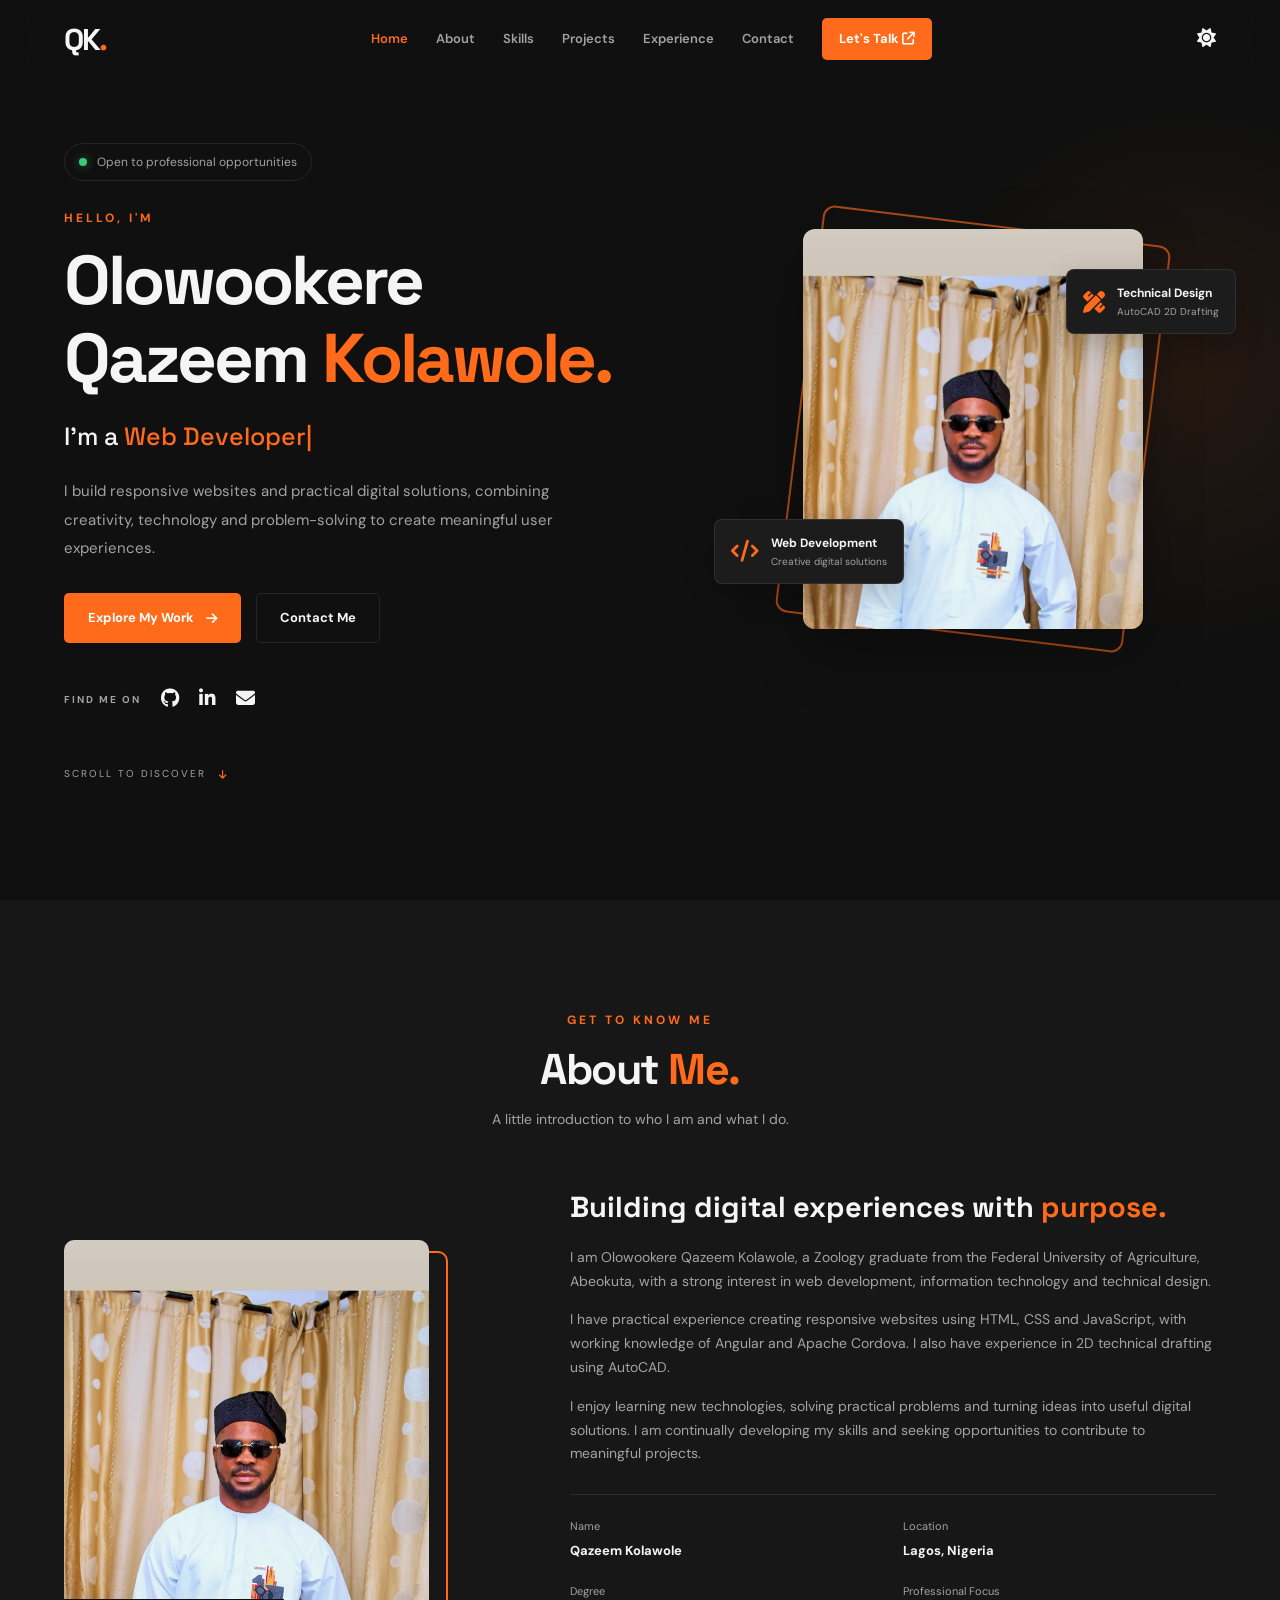
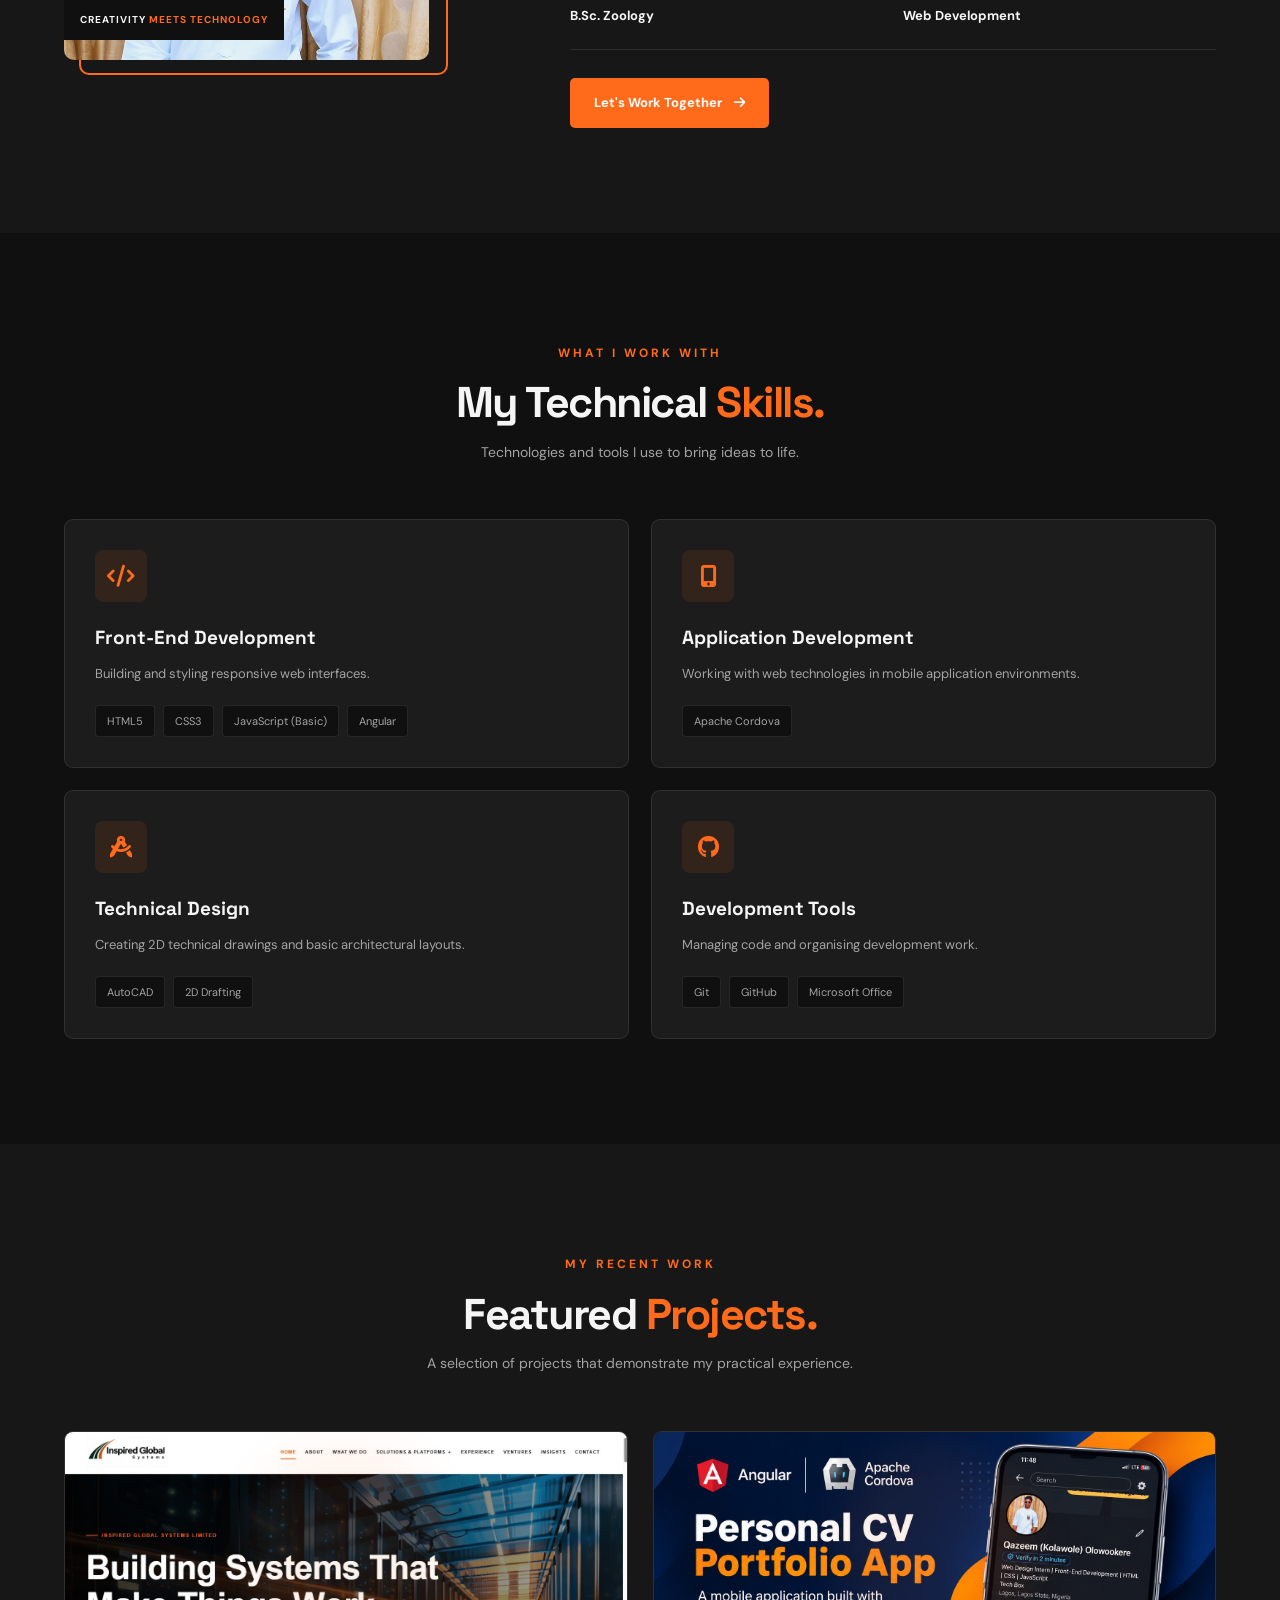
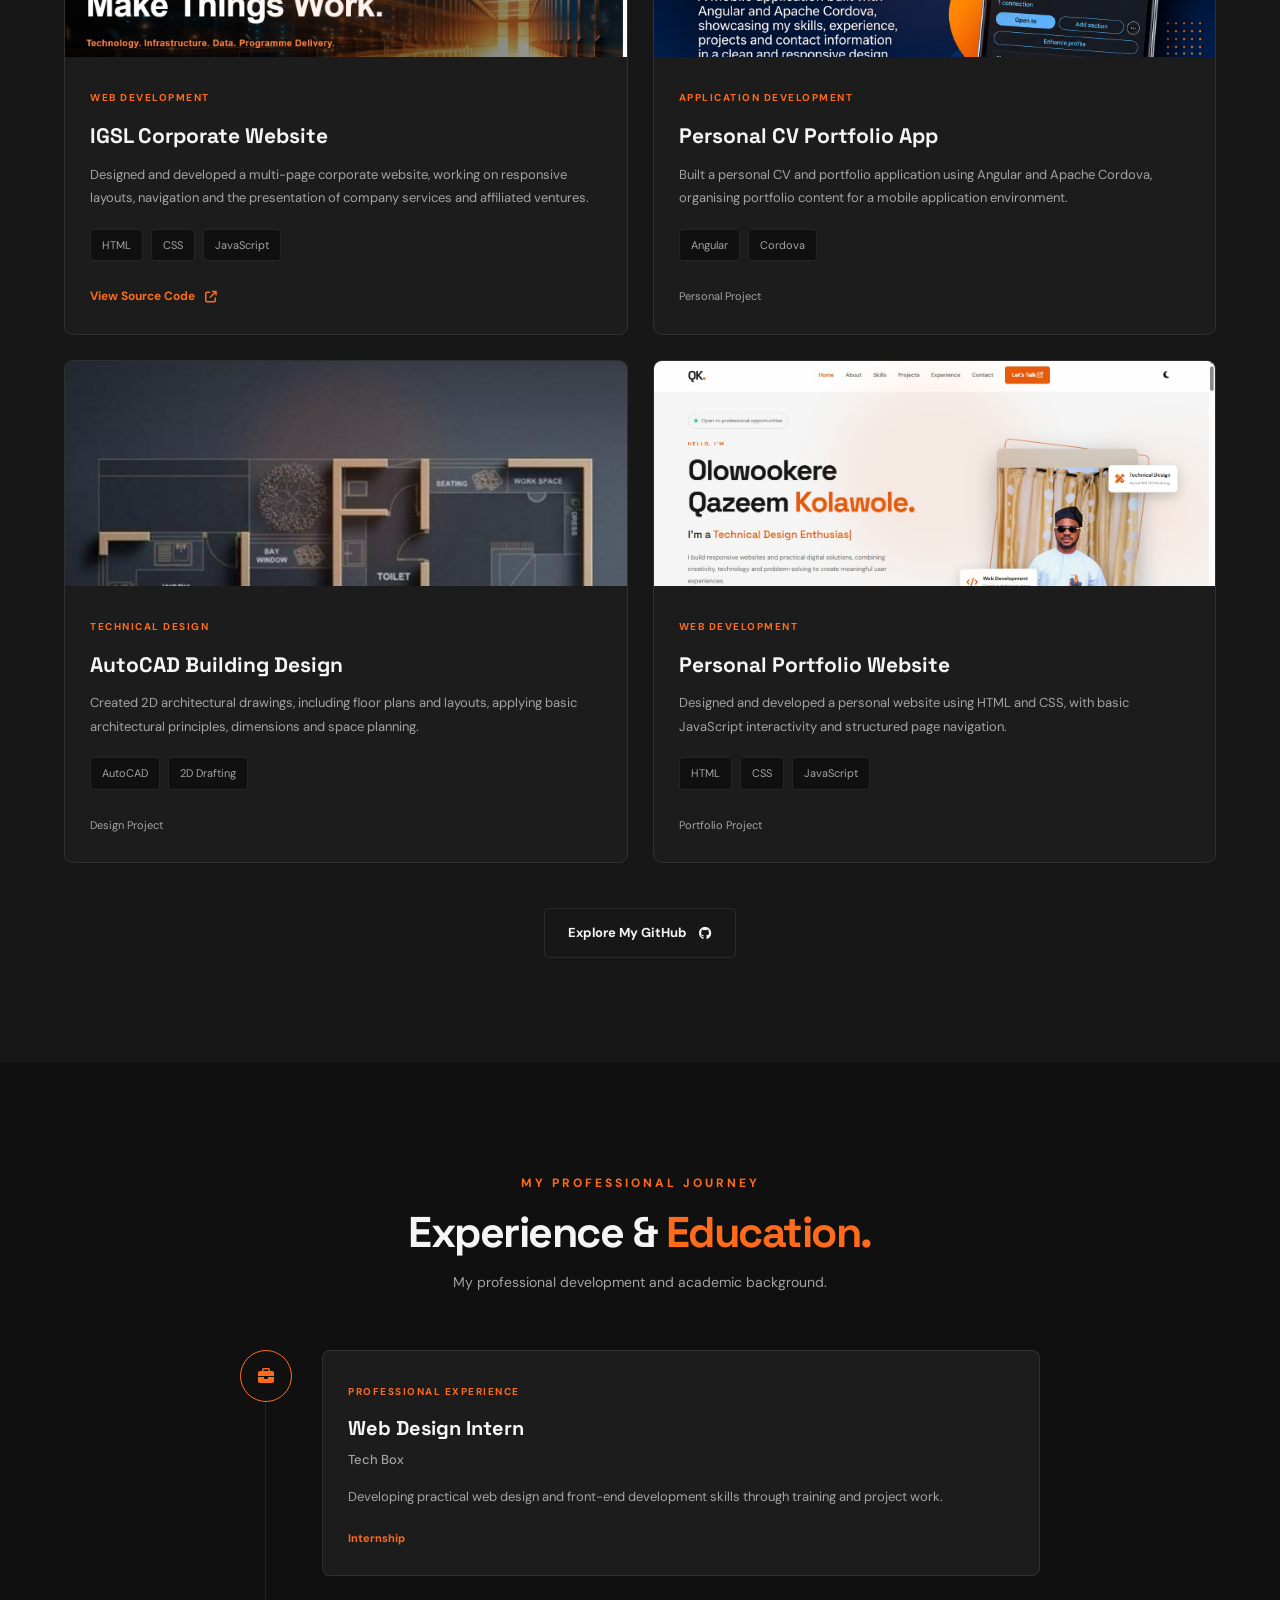
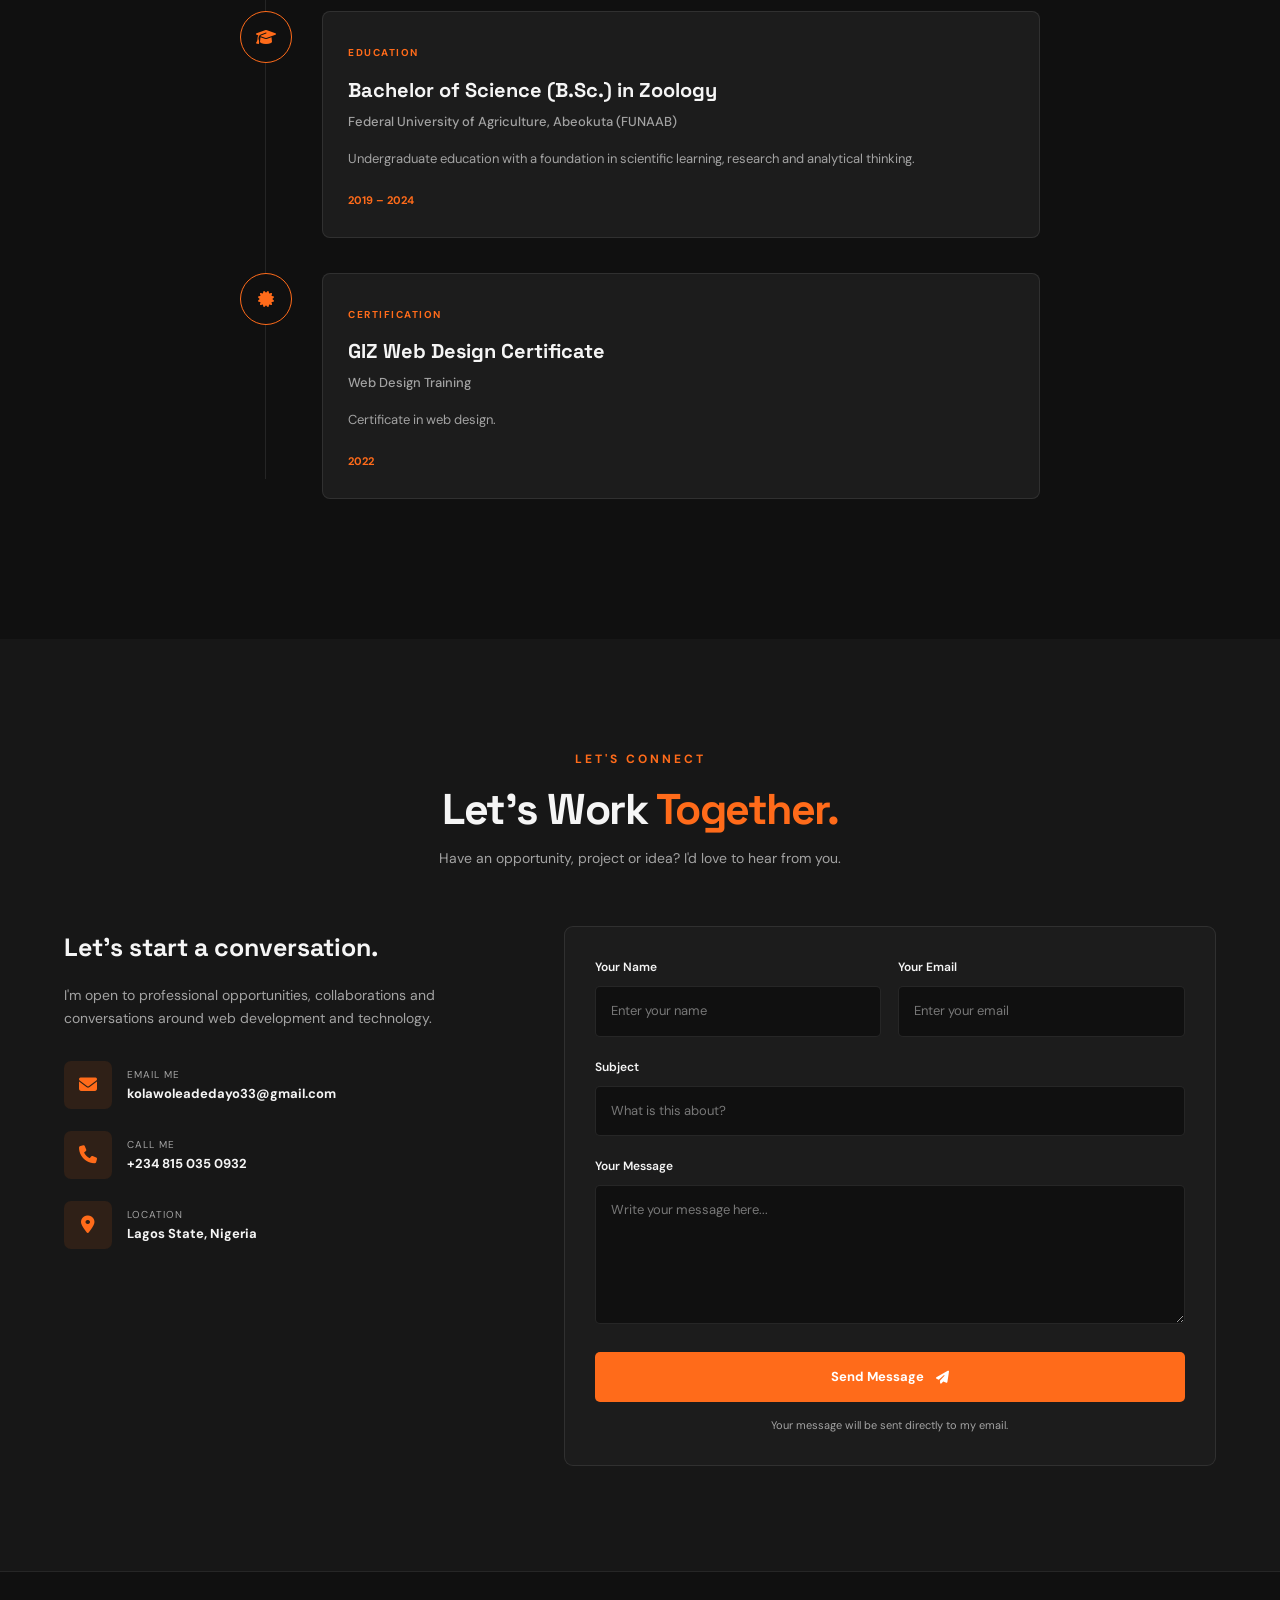
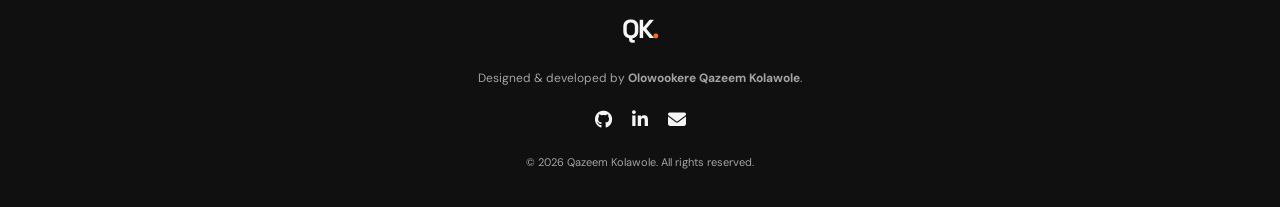
<file: index.html>
<!DOCTYPE html>
<html lang="en">
<head>
    <meta charset="UTF-8">
    <meta name="viewport" content="width=device-width, initial-scale=1.0">

    <meta name="description" content="Official portfolio of Olowookere Qazeem Kolawole, Web Developer and Technical Design enthusiast.">
    <meta name="author" content="Olowookere Qazeem Kolawole">
    <meta name="theme-color" content="#101010">

    <title>Qazeem Kolawole | Web Developer & Technical Design</title>

    <!-- Google Fonts -->
    <link rel="preconnect" href="https://fonts.googleapis.com">
    <link rel="preconnect" href="https://fonts.gstatic.com" crossorigin>
    <link href="https://fonts.googleapis.com/css2?family=DM+Sans:wght@400;500;600;700&family=Space+Grotesk:wght@400;500;600;700&display=swap" rel="stylesheet">

    <!-- Font Awesome Icons -->
    <link rel="stylesheet" href="https://cdnjs.cloudflare.com/ajax/libs/font-awesome/6.7.2/css/all.min.css">

    <!-- Main CSS -->
    <link rel="stylesheet" href="style.css">
</head>

<body>

    <!-- Page Loader -->
    <div class="loader" id="loader">
        <div class="loader-content">
            <span>QK<span class="orange">.</span></span>
            <div class="loader-line"></div>
        </div>
    </div>

    <!-- Header / Navigation -->
    <header class="header" id="header">
        <nav class="navbar container">

            <a href="#home" class="logo">
                QK<span>.</span>
            </a>

            <div class="nav-menu" id="navMenu">
                <a href="#home" class="nav-link active">Home</a>
                <a href="#about" class="nav-link">About</a>
                <a href="#skills" class="nav-link">Skills</a>
                <a href="#projects" class="nav-link">Projects</a>
                <a href="#experience" class="nav-link">Experience</a>
                <a href="#contact" class="nav-link">Contact</a>

                <a href="https://mail.google.com/mail/?view=cm&fs=1&to=kolawoleadedayo33%40gmail.com"
                   class="nav-contact"
                   target="_blank"
                   rel="noopener noreferrer">
                    Let's Talk <i class="fa-solid fa-arrow-up-right-from-square"></i>
                </a>
            </div>

            <div class="nav-actions">
                <button class="theme-toggle" id="themeToggle" aria-label="Switch colour theme">
                    <i class="fa-solid fa-sun"></i>
                </button>

                <button class="menu-toggle" id="menuToggle"
                    aria-label="Open navigation menu" aria-expanded="false">
                    <i class="fa-solid fa-bars"></i>
                </button>
            </div>

        </nav>
    </header>

    <main>

        <!-- Hero Section -->
        <section class="hero section" id="home">
            <div class="container hero-container">

                <div class="hero-content">

                    <div class="availability">
                        <span class="availability-dot"></span>
                        Open to professional opportunities
                    </div>

                    <p class="hero-intro">HELLO, I'M</p>

                    <h1>
                        Olowookere<br>
                        Qazeem <span class="orange">Kolawole.</span>
                    </h1>

                    <h2 class="hero-role">
                        I'm a <span id="typingText">Web Developer</span><span class="typing-cursor">|</span>
                    </h2>

                    <p class="hero-description">
                        I build responsive websites and practical digital solutions,
                        combining creativity, technology and problem-solving to
                        create meaningful user experiences.
                    </p>

                    <div class="hero-buttons">
                        <a href="#projects" class="btn btn-primary">
                            Explore My Work <i class="fa-solid fa-arrow-right"></i>
                        </a>

                        <a href="#contact" class="btn btn-outline">
                            Contact Me
                        </a>
                    </div>

                    <div class="hero-socials">
                        <span>FIND ME ON</span>

                        <a href="https://github.com/kolawole33"
                           target="_blank" rel="noopener noreferrer"
                           aria-label="GitHub">
                            <i class="fa-brands fa-github"></i>
                        </a>

                        <a href="https://www.linkedin.com/in/qazeem-olowookere-408b03428/"
                           target="_blank" rel="noopener noreferrer"
                           aria-label="LinkedIn">
                            <i class="fa-brands fa-linkedin-in"></i>
                        </a>

                        <a href="https://mail.google.com/mail/?view=cm&fs=1&to=kolawoleadedayo33%40gmail.com"
                           target="_blank" rel="noopener noreferrer"
                           aria-label="Email">
                            <i class="fa-solid fa-envelope"></i>
                        </a>
                    </div>

                </div>

                <div class="hero-image-area">

                    <div class="hero-image-decoration"></div>

                    <div class="hero-image">
                        <img src="images/qazman-profile.jpg"
                             alt="Qazeem's Profile Picture">
                    </div>

                    <div class="floating-card card-one">
                        <i class="fa-solid fa-code"></i>
                        <div>
                            <strong>Web Development</strong>
                            <span>Creative digital solutions</span>
                        </div>
                    </div>

                    <div class="floating-card card-two">
                        <i class="fa-solid fa-pen-ruler"></i>
                        <div>
                            <strong>Technical Design</strong>
                            <span>AutoCAD 2D Drafting</span>
                        </div>
                    </div>

                </div>

            </div>

            <div class="hero-bottom container">
                <span>SCROLL TO DISCOVER</span>
                <i class="fa-solid fa-arrow-down"></i>
            </div>
        </section>

        <!-- About Section -->
        <section class="about section" id="about">
            <div class="container">

                <div class="section-heading">
                    <span class="section-label">GET TO KNOW ME</span>
                    <h2>About <span class="orange">Me.</span></h2>
                    <p>A little introduction to who I am and what I do.</p>
                </div>

                <div class="about-grid">

                    <div class="about-image">
                        <img src="images/qazman-profile.jpg"
                             alt="Qazeem Kolawole portrait">
                        <div class="about-image-caption">
                            <span>CREATIVITY</span>
                            <span class="orange">MEETS TECHNOLOGY</span>
                        </div>
                    </div>

                    <div class="about-content">
                        <h3>
                            Building digital experiences with
                            <span class="orange">purpose.</span>
                        </h3>

                        <p>
                            I am Olowookere Qazeem Kolawole, a Zoology graduate
                            from the Federal University of Agriculture, Abeokuta,
                            with a strong interest in web development, information
                            technology and technical design.
                        </p>

                        <p>
                            I have practical experience creating responsive websites
                            using HTML, CSS and JavaScript, with working knowledge
                            of Angular and Apache Cordova. I also have experience
                            in 2D technical drafting using AutoCAD.
                        </p>

                        <p>
                            I enjoy learning new technologies, solving practical
                            problems and turning ideas into useful digital solutions.
                            I am continually developing my skills and seeking
                            opportunities to contribute to meaningful projects.
                        </p>

                        <div class="about-details">
                            <div>
                                <span>Name</span>
                                <strong>Qazeem Kolawole</strong>
                            </div>

                            <div>
                                <span>Location</span>
                                <strong>Lagos, Nigeria</strong>
                            </div>

                            <div>
                                <span>Degree</span>
                                <strong>B.Sc. Zoology</strong>
                            </div>

                            <div>
                                <span>Professional Focus</span>
                                <strong>Web Development</strong>
                            </div>
                        </div>

                        <a href="#contact" class="btn btn-primary">
                            Let's Work Together
                            <i class="fa-solid fa-arrow-right"></i>
                        </a>
                    </div>

                </div>
            </div>
        </section>

        <!-- Skills Section -->
        <section class="skills section" id="skills">
            <div class="container">

                <div class="section-heading">
                    <span class="section-label">WHAT I WORK WITH</span>
                    <h2>My Technical <span class="orange">Skills.</span></h2>
                    <p>Technologies and tools I use to bring ideas to life.</p>
                </div>

                <div class="skills-grid">

                    <article class="skill-card">
                        <div class="skill-icon">
                            <i class="fa-solid fa-code"></i>
                        </div>
                        <h3>Front-End Development</h3>
                        <p>Building and styling responsive web interfaces.</p>
                        <div class="skill-tags">
                            <span>HTML5</span>
                            <span>CSS3</span>
                            <span>JavaScript (Basic)</span>
                            <span>Angular</span>
                        </div>
                    </article>

                    <article class="skill-card">
                        <div class="skill-icon">
                            <i class="fa-solid fa-mobile-screen-button"></i>
                        </div>
                        <h3>Application Development</h3>
                        <p>Working with web technologies in mobile application environments.</p>
                        <div class="skill-tags">
                            <span>Apache Cordova</span>
                        </div>
                    </article>

                    <article class="skill-card">
                        <div class="skill-icon">
                            <i class="fa-solid fa-compass-drafting"></i>
                        </div>
                        <h3>Technical Design</h3>
                        <p>Creating 2D technical drawings and basic architectural layouts.</p>
                        <div class="skill-tags">
                            <span>AutoCAD</span>
                            <span>2D Drafting</span>
                        </div>
                    </article>

                    <article class="skill-card">
                        <div class="skill-icon">
                            <i class="fa-brands fa-github"></i>
                        </div>
                        <h3>Development Tools</h3>
                        <p>Managing code and organising development work.</p>
                        <div class="skill-tags">
                            <span>Git</span>
                            <span>GitHub</span>
                            <span>Microsoft Office</span>
                        </div>
                    </article>

                </div>

            </div>
        </section>

        <!-- Projects Section -->
        <section class="projects section" id="projects">
            <div class="container">

                <div class="section-heading">
                    <span class="section-label">MY RECENT WORK</span>
                    <h2>Featured <span class="orange">Projects.</span></h2>
                    <p>A selection of projects that demonstrate my practical experience.</p>
                </div>

                <div class="projects-grid">

                    <!-- IGSL Corporate Website -->
                    <article class="project-card">
                        <div class="project-image project-igsl">
                            <img src="images/igsl-project.jpg"
                                 alt="IGSL Corporate Website preview">
                        </div>

                        <div class="project-content">
                            <span class="project-category">WEB DEVELOPMENT</span>
                            <h3>IGSL Corporate Website</h3>
                            <p>
                                Designed and developed a multi-page corporate website,
                                working on responsive layouts, navigation and the
                                presentation of company services and affiliated ventures.
                            </p>

                            <div class="project-tech">
                                <span>HTML</span>
                                <span>CSS</span>
                                <span>JavaScript</span>
                            </div>

                            <a href="https://github.com/kolawole33/IGSL-Website"
                               target="_blank" rel="noopener noreferrer"
                               class="project-link">
                                View Source Code <i class="fa-solid fa-arrow-up-right-from-square"></i>
                            </a>
                        </div>
                    </article>

                    <!-- Personal CV Portfolio App -->
                    <article class="project-card">
                        <div class="project-image project-app">
                            <img src="images/cv-app-project.jpg"
                                 alt="Personal CV Portfolio App preview">
                        </div>

                        <div class="project-content">
                            <span class="project-category">APPLICATION DEVELOPMENT</span>
                            <h3>Personal CV Portfolio App</h3>
                            <p>
                                Built a personal CV and portfolio application using
                                Angular and Apache Cordova, organising portfolio
                                content for a mobile application environment.
                            </p>

                            <div class="project-tech">
                                <span>Angular</span>
                                <span>Cordova</span>
                            </div>

                            <span class="project-status">Personal Project</span>
                        </div>
                    </article>

                    <!-- AutoCAD Building Design -->
                    <article class="project-card">
                        <div class="project-image project-autocad">
                            <img src="images/autocad-building-design.jpg"
                                 alt="AutoCAD 2D building floor plan">
                        </div>

                        <div class="project-content">
                            <span class="project-category">TECHNICAL DESIGN</span>
                            <h3>AutoCAD Building Design</h3>
                            <p>
                                Created 2D architectural drawings, including floor
                                plans and layouts, applying basic architectural
                                principles, dimensions and space planning.
                            </p>

                            <div class="project-tech">
                                <span>AutoCAD</span>
                                <span>2D Drafting</span>
                            </div>

                            <span class="project-status">Design Project</span>
                        </div>
                    </article>

                    <!-- Personal Portfolio Website -->
                    <article class="project-card">
                        <div class="project-image project-portfolio">
                            <img src="images/portfolio-project.jpg"
                                 alt="Personal Portfolio Website preview">
                        </div>

                        <div class="project-content">
                            <span class="project-category">WEB DEVELOPMENT</span>
                            <h3>Personal Portfolio Website</h3>
                            <p>
                                Designed and developed a personal website using
                                HTML and CSS, with basic JavaScript interactivity
                                and structured page navigation.
                            </p>

                            <div class="project-tech">
                                <span>HTML</span>
                                <span>CSS</span>
                                <span>JavaScript</span>
                            </div>

                            <span class="project-status">Portfolio Project</span>
                        </div>
                    </article>

                </div>

                <div class="projects-footer">
                    <a href="https://github.com/kolawole33"
                       target="_blank" rel="noopener noreferrer"
                       class="btn btn-outline">
                        Explore My GitHub
                        <i class="fa-brands fa-github"></i>
                    </a>
                </div>

            </div>
        </section>

        <!-- Experience Section -->
        <section class="experience section" id="experience">
            <div class="container">

                <div class="section-heading">
                    <span class="section-label">MY PROFESSIONAL JOURNEY</span>
                    <h2>Experience & <span class="orange">Education.</span></h2>
                    <p>My professional development and academic background.</p>
                </div>

                <div class="timeline">

                    <article class="timeline-item">
                        <div class="timeline-icon">
                            <i class="fa-solid fa-briefcase"></i>
                        </div>
                        <div class="timeline-content">
                            <span class="timeline-type">PROFESSIONAL EXPERIENCE</span>
                            <h3>Web Design Intern</h3>
                            <h4>Tech Box</h4>
                            <p>
                                Developing practical web design and front-end
                                development skills through training and project work.
                            </p>
                            <span class="timeline-date">Internship</span>
                        </div>
                    </article>

                    <article class="timeline-item">
                        <div class="timeline-icon">
                            <i class="fa-solid fa-graduation-cap"></i>
                        </div>
                        <div class="timeline-content">
                            <span class="timeline-type">EDUCATION</span>
                            <h3>Bachelor of Science (B.Sc.) in Zoology</h3>
                            <h4>Federal University of Agriculture, Abeokuta (FUNAAB)</h4>
                            <p>
                                Undergraduate education with a foundation in
                                scientific learning, research and analytical thinking.
                            </p>
                            <span class="timeline-date">2019 – 2024</span>
                        </div>
                    </article>

                    <article class="timeline-item">
                        <div class="timeline-icon">
                            <i class="fa-solid fa-certificate"></i>
                        </div>
                        <div class="timeline-content">
                            <span class="timeline-type">CERTIFICATION</span>
                            <h3>GIZ Web Design Certificate</h3>
                            <h4>Web Design Training</h4>
                            <p>
                                Certificate in web design.
                            </p>
                            <span class="timeline-date">2022</span>
                        </div>
                    </article>

                </div>

            </div>
        </section>

        <!-- Contact Section -->
        <section class="contact section" id="contact">
            <div class="container">

                <div class="section-heading">
                    <span class="section-label">LET'S CONNECT</span>
                    <h2>Let's Work <span class="orange">Together.</span></h2>
                    <p>Have an opportunity, project or idea? I'd love to hear from you.</p>
                </div>

                <div class="contact-grid">

                    <div class="contact-info">
                        <h3>Let's start a conversation.</h3>

                        <p>
                            I'm open to professional opportunities, collaborations
                            and conversations around web development and technology.
                        </p>

                        <a href="https://mail.google.com/mail/?view=cm&fs=1&to=kolawoleadedayo33%40gmail.com"
                           target="_blank" rel="noopener noreferrer"
                           class="contact-item">
                            <span class="contact-icon">
                                <i class="fa-solid fa-envelope"></i>
                            </span>
                            <span>
                                <small>EMAIL ME</small>
                                <strong>kolawoleadedayo33@gmail.com</strong>
                            </span>
                        </a>

                        <a href="tel:+2348150350932" class="contact-item">
                            <span class="contact-icon">
                                <i class="fa-solid fa-phone"></i>
                            </span>
                            <span>
                                <small>CALL ME</small>
                                <strong>+234 815 035 0932</strong>
                            </span>
                        </a>

                        <div class="contact-item">
                            <span class="contact-icon">
                                <i class="fa-solid fa-location-dot"></i>
                            </span>
                            <span>
                                <small>LOCATION</small>
                                <strong>Lagos State, Nigeria</strong>
                            </span>
                        </div>

                    </div>

                    <!-- Contact Form Connected to Formspree -->
                    <form class="contact-form"
                          id="contactForm"
                          action="https://formspree.io/f/xaeqzpvz"
                          method="POST">

                        <!-- Formspree Settings -->
                        <input type="hidden" name="_subject" value="New Portfolio Contact Message">

                        <div class="form-row">
                            <div class="form-group">
                                <label for="name">Your Name</label>
                                <input type="text" id="name" name="name"
                                       placeholder="Enter your name" required>
                            </div>

                            <div class="form-group">
                                <label for="email">Your Email</label>
                                <input type="email" id="email" name="email"
                                       placeholder="Enter your email" required>
                            </div>
                        </div>

                        <div class="form-group">
                            <label for="subject">Subject</label>
                            <input type="text" id="subject" name="subject"
                                   placeholder="What is this about?" required>
                        </div>

                        <div class="form-group">
                            <label for="message">Your Message</label>
                            <textarea id="message" name="message" rows="5"
                                      placeholder="Write your message here..."
                                      required></textarea>
                        </div>

                        <button type="submit" class="btn btn-primary">
                            Send Message <i class="fa-solid fa-paper-plane"></i>
                        </button>

                        <p class="form-note" id="formNote">
                            Your message will be sent directly to my email.
                        </p>

                    </form>

                </div>
            </div>
        </section>

    </main>

    <!-- Footer -->
    <footer class="footer">
        <div class="container footer-container">

            <a href="#home" class="logo footer-logo">
                QK<span>.</span>
            </a>

            <p>
                Designed & developed by
                <strong>Olowookere Qazeem Kolawole</strong>.
            </p>

            <div class="footer-socials">
                <a href="https://github.com/kolawole33"
                   target="_blank" rel="noopener noreferrer"
                   aria-label="GitHub">
                    <i class="fa-brands fa-github"></i>
                </a>

                <a href="https://www.linkedin.com/in/qazeem-olowookere-408b03428/"
                   target="_blank" rel="noopener noreferrer"
                   aria-label="LinkedIn">
                    <i class="fa-brands fa-linkedin-in"></i>
                </a>

                <a href="https://mail.google.com/mail/?view=cm&fs=1&to=kolawoleadedayo33%40gmail.com"
                   target="_blank" rel="noopener noreferrer"
                   aria-label="Email">
                    <i class="fa-solid fa-envelope"></i>
                </a>
            </div>

            <span class="copyright">
                &copy; <span id="currentYear">2026</span> Qazeem Kolawole. All rights reserved.
            </span>

        </div>
    </footer>

    <!-- Back to Top -->
    <button class="back-to-top" id="backToTop" aria-label="Back to top">
        <i class="fa-solid fa-arrow-up"></i>
    </button>

    <!-- JavaScript -->
    <script src="script.js"></script>

</body>
</html>
</file>
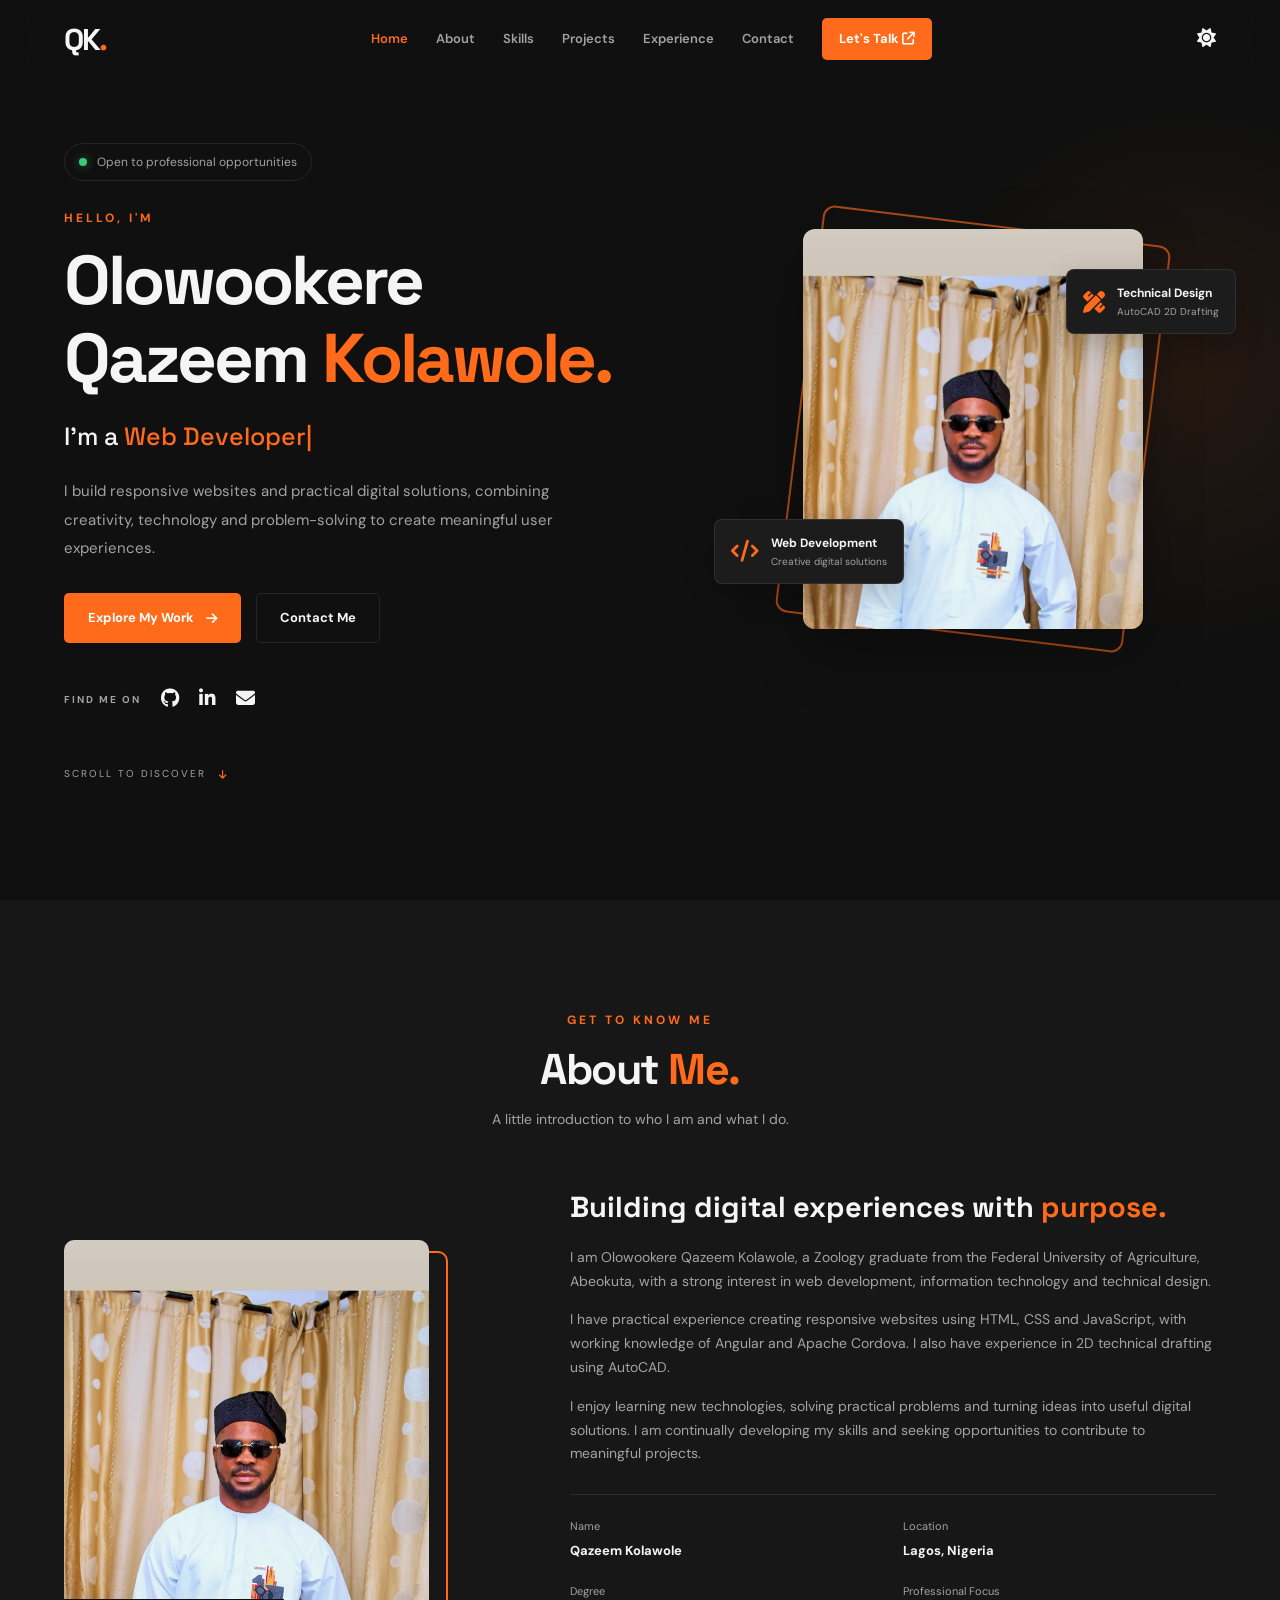
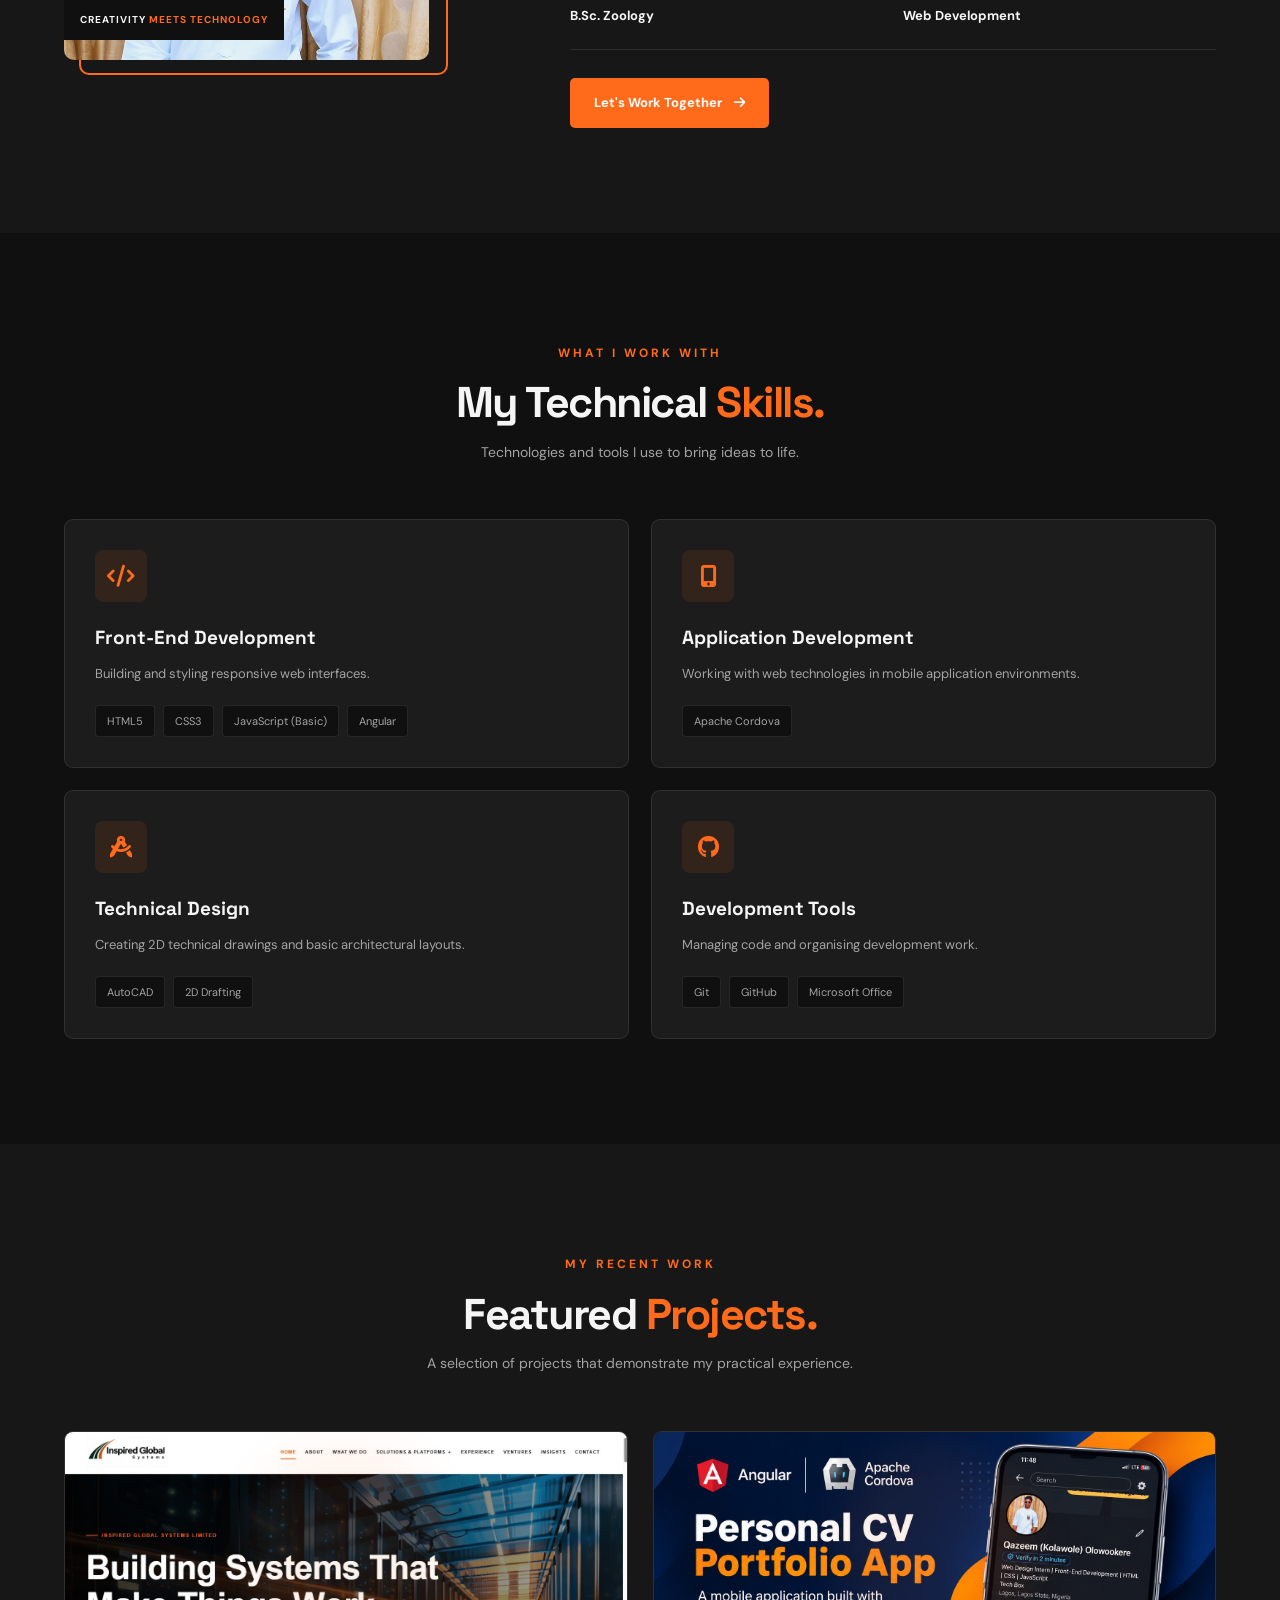
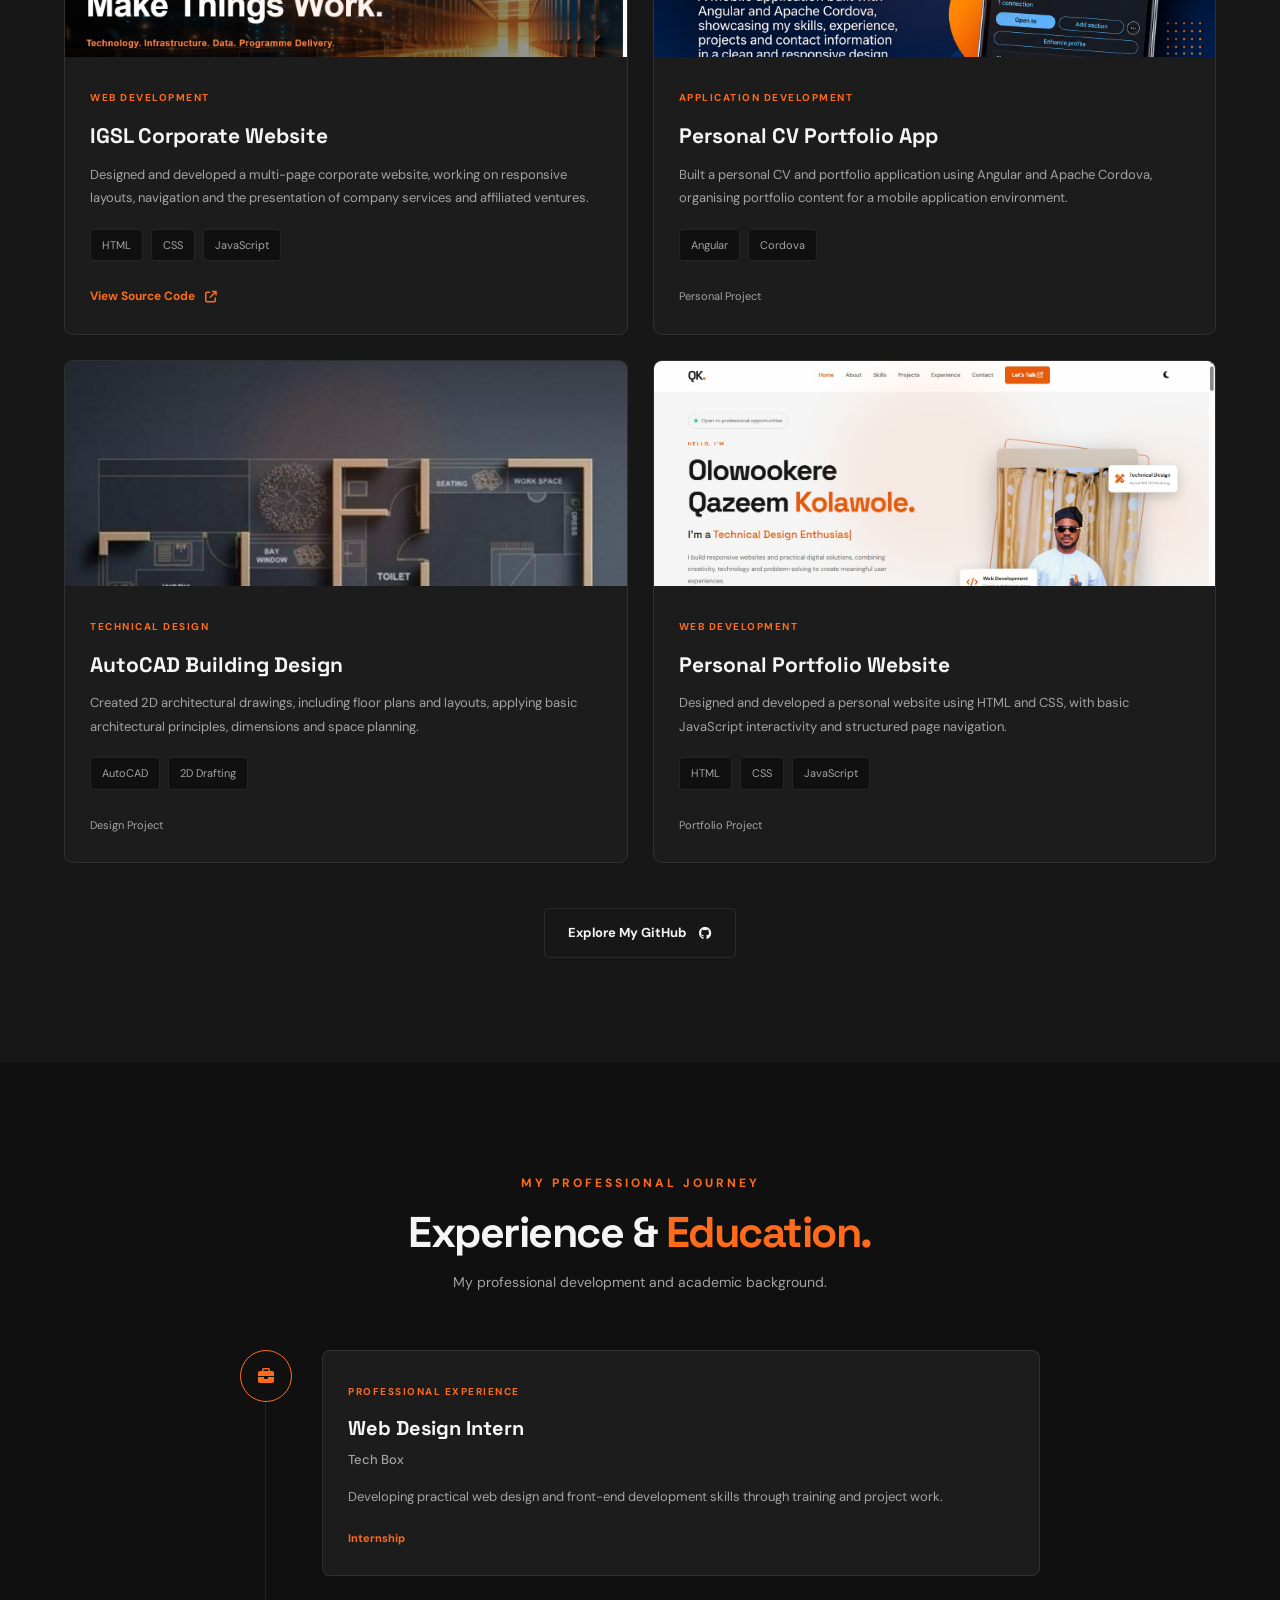
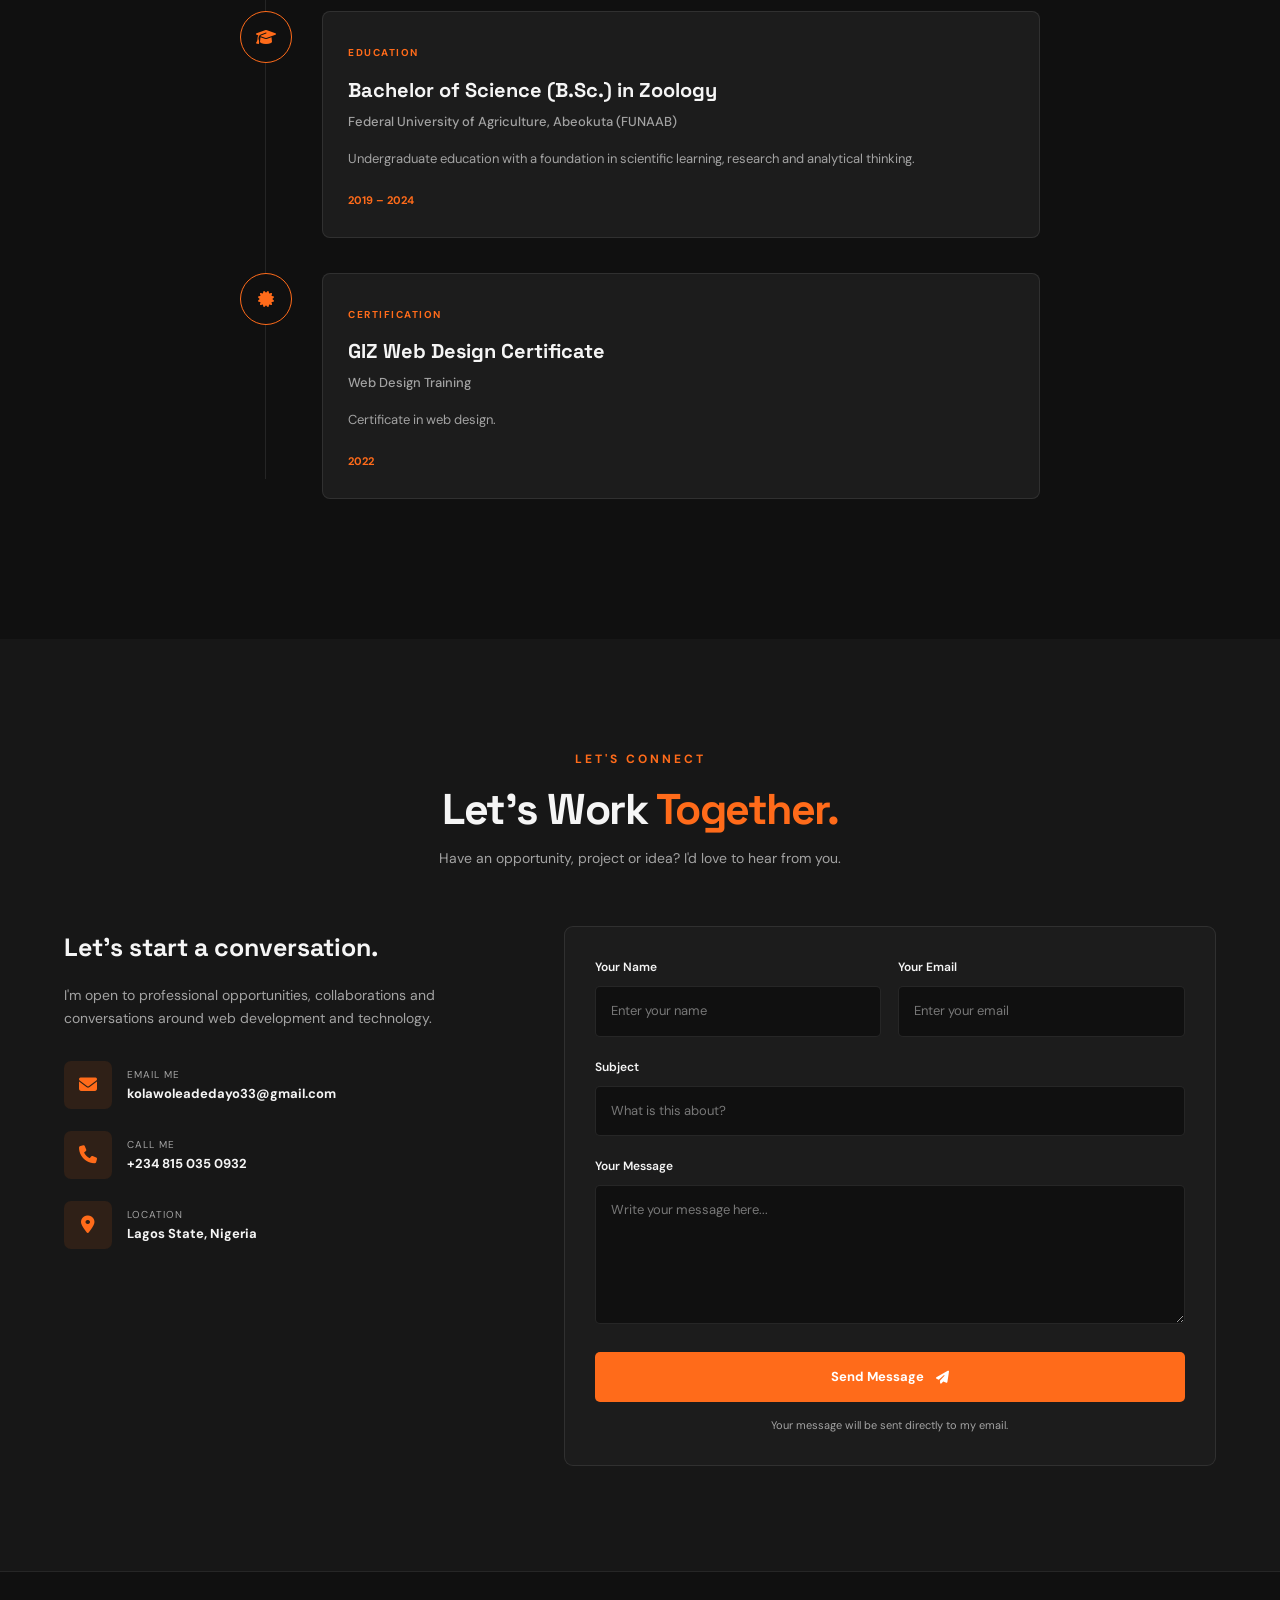
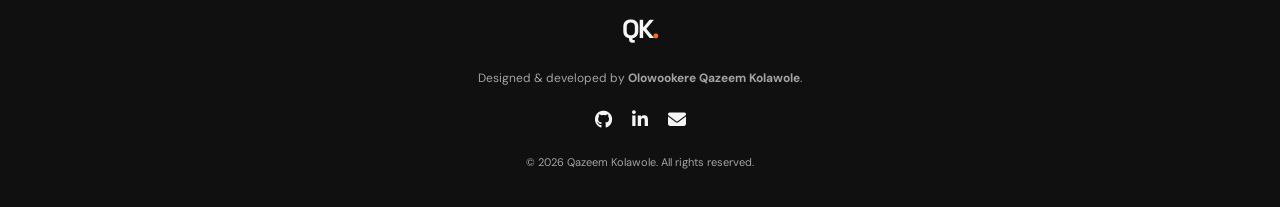
<file: portfolio.html>
<!DOCTYPE html>
<html lang="en">
<head>
    <meta charset="UTF-8">
    <meta name="viewport" content="width=device-width, initial-scale=1.0">

    <meta name="description" content="Official portfolio of Olowookere Qazeem Kolawole, Web Developer and Technical Design enthusiast.">
    <meta name="author" content="Olowookere Qazeem Kolawole">
    <meta name="theme-color" content="#101010">

    <title>Qazeem Kolawole | Web Developer & Technical Design</title>

    <!-- Google Fonts -->
    <link rel="preconnect" href="https://fonts.googleapis.com">
    <link rel="preconnect" href="https://fonts.gstatic.com" crossorigin>
    <link href="https://fonts.googleapis.com/css2?family=DM+Sans:wght@400;500;600;700&family=Space+Grotesk:wght@400;500;600;700&display=swap" rel="stylesheet">

    <!-- Font Awesome Icons -->
    <link rel="stylesheet" href="https://cdnjs.cloudflare.com/ajax/libs/font-awesome/6.7.2/css/all.min.css">

    <!-- Main CSS -->
    <link rel="stylesheet" href="style.css">
</head>

<body>

    <!-- Page Loader -->
    <div class="loader" id="loader">
        <div class="loader-content">
            <span>QK<span class="orange">.</span></span>
            <div class="loader-line"></div>
        </div>
    </div>

    <!-- Header / Navigation -->
    <header class="header" id="header">
        <nav class="navbar container">

            <a href="#home" class="logo">
                QK<span>.</span>
            </a>

            <div class="nav-menu" id="navMenu">
                <a href="#home" class="nav-link active">Home</a>
                <a href="#about" class="nav-link">About</a>
                <a href="#skills" class="nav-link">Skills</a>
                <a href="#projects" class="nav-link">Projects</a>
                <a href="#experience" class="nav-link">Experience</a>
                <a href="#contact" class="nav-link">Contact</a>

                <a href="https://mail.google.com/mail/?view=cm&fs=1&to=kolawoleadedayo33%40gmail.com"
                   class="nav-contact"
                   target="_blank"
                   rel="noopener noreferrer">
                    Let's Talk <i class="fa-solid fa-arrow-up-right-from-square"></i>
                </a>
            </div>

            <div class="nav-actions">
                <button class="theme-toggle" id="themeToggle" aria-label="Switch colour theme">
                    <i class="fa-solid fa-sun"></i>
                </button>

                <button class="menu-toggle" id="menuToggle"
                    aria-label="Open navigation menu" aria-expanded="false">
                    <i class="fa-solid fa-bars"></i>
                </button>
            </div>

        </nav>
    </header>

    <main>

        <!-- Hero Section -->
        <section class="hero section" id="home">
            <div class="container hero-container">

                <div class="hero-content">

                    <div class="availability">
                        <span class="availability-dot"></span>
                        Open to professional opportunities
                    </div>

                    <p class="hero-intro">HELLO, I'M</p>

                    <h1>
                        Olowookere<br>
                        Qazeem <span class="orange">Kolawole.</span>
                    </h1>

                    <h2 class="hero-role">
                        I'm a <span id="typingText">Web Developer</span><span class="typing-cursor">|</span>
                    </h2>

                    <p class="hero-description">
                        I build responsive websites and practical digital solutions,
                        combining creativity, technology and problem-solving to
                        create meaningful user experiences.
                    </p>

                    <div class="hero-buttons">
                        <a href="#projects" class="btn btn-primary">
                            Explore My Work <i class="fa-solid fa-arrow-right"></i>
                        </a>

                        <a href="#contact" class="btn btn-outline">
                            Contact Me
                        </a>
                    </div>

                    <div class="hero-socials">
                        <span>FIND ME ON</span>

                        <a href="https://github.com/kolawole33"
                           target="_blank" rel="noopener noreferrer"
                           aria-label="GitHub">
                            <i class="fa-brands fa-github"></i>
                        </a>

                        <a href="https://www.linkedin.com/in/qazeem-olowookere-408b03428/"
                           target="_blank" rel="noopener noreferrer"
                           aria-label="LinkedIn">
                            <i class="fa-brands fa-linkedin-in"></i>
                        </a>

                        <a href="https://mail.google.com/mail/?view=cm&fs=1&to=kolawoleadedayo33%40gmail.com"
                           target="_blank" rel="noopener noreferrer"
                           aria-label="Email">
                            <i class="fa-solid fa-envelope"></i>
                        </a>
                    </div>

                </div>

                <div class="hero-image-area">

                    <div class="hero-image-decoration"></div>

                    <div class="hero-image">
                        <img src="images/qazman-profile.jpg"
                             alt="Qazeem's Profile Picture">
                    </div>

                    <div class="floating-card card-one">
                        <i class="fa-solid fa-code"></i>
                        <div>
                            <strong>Web Development</strong>
                            <span>Creative digital solutions</span>
                        </div>
                    </div>

                    <div class="floating-card card-two">
                        <i class="fa-solid fa-pen-ruler"></i>
                        <div>
                            <strong>Technical Design</strong>
                            <span>AutoCAD 2D Drafting</span>
                        </div>
                    </div>

                </div>

            </div>

            <div class="hero-bottom container">
                <span>SCROLL TO DISCOVER</span>
                <i class="fa-solid fa-arrow-down"></i>
            </div>
        </section>

        <!-- About Section -->
        <section class="about section" id="about">
            <div class="container">

                <div class="section-heading">
                    <span class="section-label">GET TO KNOW ME</span>
                    <h2>About <span class="orange">Me.</span></h2>
                    <p>A little introduction to who I am and what I do.</p>
                </div>

                <div class="about-grid">

                    <div class="about-image">
                        <img src="images/qazman-profile.jpg"
                             alt="Qazeem Kolawole portrait">
                        <div class="about-image-caption">
                            <span>CREATIVITY</span>
                            <span class="orange">MEETS TECHNOLOGY</span>
                        </div>
                    </div>

                    <div class="about-content">
                        <h3>
                            Building digital experiences with
                            <span class="orange">purpose.</span>
                        </h3>

                        <p>
                            I am Olowookere Qazeem Kolawole, a Zoology graduate
                            from the Federal University of Agriculture, Abeokuta,
                            with a strong interest in web development, information
                            technology and technical design.
                        </p>

                        <p>
                            I have practical experience creating responsive websites
                            using HTML, CSS and JavaScript, with working knowledge
                            of Angular and Apache Cordova. I also have experience
                            in 2D technical drafting using AutoCAD.
                        </p>

                        <p>
                            I enjoy learning new technologies, solving practical
                            problems and turning ideas into useful digital solutions.
                            I am continually developing my skills and seeking
                            opportunities to contribute to meaningful projects.
                        </p>

                        <div class="about-details">
                            <div>
                                <span>Name</span>
                                <strong>Qazeem Kolawole</strong>
                            </div>

                            <div>
                                <span>Location</span>
                                <strong>Lagos, Nigeria</strong>
                            </div>

                            <div>
                                <span>Degree</span>
                                <strong>B.Sc. Zoology</strong>
                            </div>

                            <div>
                                <span>Professional Focus</span>
                                <strong>Web Development</strong>
                            </div>
                        </div>

                        <a href="#contact" class="btn btn-primary">
                            Let's Work Together
                            <i class="fa-solid fa-arrow-right"></i>
                        </a>
                    </div>

                </div>
            </div>
        </section>

        <!-- Skills Section -->
        <section class="skills section" id="skills">
            <div class="container">

                <div class="section-heading">
                    <span class="section-label">WHAT I WORK WITH</span>
                    <h2>My Technical <span class="orange">Skills.</span></h2>
                    <p>Technologies and tools I use to bring ideas to life.</p>
                </div>

                <div class="skills-grid">

                    <article class="skill-card">
                        <div class="skill-icon">
                            <i class="fa-solid fa-code"></i>
                        </div>
                        <h3>Front-End Development</h3>
                        <p>Building and styling responsive web interfaces.</p>
                        <div class="skill-tags">
                            <span>HTML5</span>
                            <span>CSS3</span>
                            <span>JavaScript (Basic)</span>
                            <span>Angular</span>
                        </div>
                    </article>

                    <article class="skill-card">
                        <div class="skill-icon">
                            <i class="fa-solid fa-mobile-screen-button"></i>
                        </div>
                        <h3>Application Development</h3>
                        <p>Working with web technologies in mobile application environments.</p>
                        <div class="skill-tags">
                            <span>Apache Cordova</span>
                        </div>
                    </article>

                    <article class="skill-card">
                        <div class="skill-icon">
                            <i class="fa-solid fa-compass-drafting"></i>
                        </div>
                        <h3>Technical Design</h3>
                        <p>Creating 2D technical drawings and basic architectural layouts.</p>
                        <div class="skill-tags">
                            <span>AutoCAD</span>
                            <span>2D Drafting</span>
                        </div>
                    </article>

                    <article class="skill-card">
                        <div class="skill-icon">
                            <i class="fa-brands fa-github"></i>
                        </div>
                        <h3>Development Tools</h3>
                        <p>Managing code and organising development work.</p>
                        <div class="skill-tags">
                            <span>Git</span>
                            <span>GitHub</span>
                            <span>Microsoft Office</span>
                        </div>
                    </article>

                </div>

            </div>
        </section>

        <!-- Projects Section -->
        <section class="projects section" id="projects">
            <div class="container">

                <div class="section-heading">
                    <span class="section-label">MY RECENT WORK</span>
                    <h2>Featured <span class="orange">Projects.</span></h2>
                    <p>A selection of projects that demonstrate my practical experience.</p>
                </div>

                <div class="projects-grid">

                    <!-- IGSL Corporate Website -->
                    <article class="project-card">
                        <div class="project-image project-igsl">
                            <img src="images/igsl-project.jpg"
                                 alt="IGSL Corporate Website preview">
                        </div>

                        <div class="project-content">
                            <span class="project-category">WEB DEVELOPMENT</span>
                            <h3>IGSL Corporate Website</h3>
                            <p>
                                Designed and developed a multi-page corporate website,
                                working on responsive layouts, navigation and the
                                presentation of company services and affiliated ventures.
                            </p>

                            <div class="project-tech">
                                <span>HTML</span>
                                <span>CSS</span>
                                <span>JavaScript</span>
                            </div>

                            <a href="https://github.com/kolawole33/IGSL-Website"
                               target="_blank" rel="noopener noreferrer"
                               class="project-link">
                                View Source Code <i class="fa-solid fa-arrow-up-right-from-square"></i>
                            </a>
                        </div>
                    </article>

                    <!-- Personal CV Portfolio App -->
                    <article class="project-card">
                        <div class="project-image project-app">
                            <img src="images/cv-app-project.jpg"
                                 alt="Personal CV Portfolio App preview">
                        </div>

                        <div class="project-content">
                            <span class="project-category">APPLICATION DEVELOPMENT</span>
                            <h3>Personal CV Portfolio App</h3>
                            <p>
                                Built a personal CV and portfolio application using
                                Angular and Apache Cordova, organising portfolio
                                content for a mobile application environment.
                            </p>

                            <div class="project-tech">
                                <span>Angular</span>
                                <span>Cordova</span>
                            </div>

                            <span class="project-status">Personal Project</span>
                        </div>
                    </article>

                    <!-- AutoCAD Building Design -->
                    <article class="project-card">
                        <div class="project-image project-autocad">
                            <img src="images/autocad-building-design.jpg"
                                 alt="AutoCAD 2D building floor plan">
                        </div>

                        <div class="project-content">
                            <span class="project-category">TECHNICAL DESIGN</span>
                            <h3>AutoCAD Building Design</h3>
                            <p>
                                Created 2D architectural drawings, including floor
                                plans and layouts, applying basic architectural
                                principles, dimensions and space planning.
                            </p>

                            <div class="project-tech">
                                <span>AutoCAD</span>
                                <span>2D Drafting</span>
                            </div>

                            <span class="project-status">Design Project</span>
                        </div>
                    </article>

                    <!-- Personal Portfolio Website -->
                    <article class="project-card">
                        <div class="project-image project-portfolio">
                            <img src="images/portfolio-project.jpg"
                                 alt="Personal Portfolio Website preview">
                        </div>

                        <div class="project-content">
                            <span class="project-category">WEB DEVELOPMENT</span>
                            <h3>Personal Portfolio Website</h3>
                            <p>
                                Designed and developed a personal website using
                                HTML and CSS, with basic JavaScript interactivity
                                and structured page navigation.
                            </p>

                            <div class="project-tech">
                                <span>HTML</span>
                                <span>CSS</span>
                                <span>JavaScript</span>
                            </div>

                            <span class="project-status">Portfolio Project</span>
                        </div>
                    </article>

                </div>

                <div class="projects-footer">
                    <a href="https://github.com/kolawole33"
                       target="_blank" rel="noopener noreferrer"
                       class="btn btn-outline">
                        Explore My GitHub
                        <i class="fa-brands fa-github"></i>
                    </a>
                </div>

            </div>
        </section>

        <!-- Experience Section -->
        <section class="experience section" id="experience">
            <div class="container">

                <div class="section-heading">
                    <span class="section-label">MY PROFESSIONAL JOURNEY</span>
                    <h2>Experience & <span class="orange">Education.</span></h2>
                    <p>My professional development and academic background.</p>
                </div>

                <div class="timeline">

                    <article class="timeline-item">
                        <div class="timeline-icon">
                            <i class="fa-solid fa-briefcase"></i>
                        </div>
                        <div class="timeline-content">
                            <span class="timeline-type">PROFESSIONAL EXPERIENCE</span>
                            <h3>Web Design Intern</h3>
                            <h4>Tech Box</h4>
                            <p>
                                Developing practical web design and front-end
                                development skills through training and project work.
                            </p>
                            <span class="timeline-date">Internship</span>
                        </div>
                    </article>

                    <article class="timeline-item">
                        <div class="timeline-icon">
                            <i class="fa-solid fa-graduation-cap"></i>
                        </div>
                        <div class="timeline-content">
                            <span class="timeline-type">EDUCATION</span>
                            <h3>Bachelor of Science (B.Sc.) in Zoology</h3>
                            <h4>Federal University of Agriculture, Abeokuta (FUNAAB)</h4>
                            <p>
                                Undergraduate education with a foundation in
                                scientific learning, research and analytical thinking.
                            </p>
                            <span class="timeline-date">2019 – 2024</span>
                        </div>
                    </article>

                    <article class="timeline-item">
                        <div class="timeline-icon">
                            <i class="fa-solid fa-certificate"></i>
                        </div>
                        <div class="timeline-content">
                            <span class="timeline-type">CERTIFICATION</span>
                            <h3>GIZ Web Design Certificate</h3>
                            <h4>Web Design Training</h4>
                            <p>
                                Certificate in web design.
                            </p>
                            <span class="timeline-date">2022</span>
                        </div>
                    </article>

                </div>

            </div>
        </section>

        <!-- Contact Section -->
        <section class="contact section" id="contact">
            <div class="container">

                <div class="section-heading">
                    <span class="section-label">LET'S CONNECT</span>
                    <h2>Let's Work <span class="orange">Together.</span></h2>
                    <p>Have an opportunity, project or idea? I'd love to hear from you.</p>
                </div>

                <div class="contact-grid">

                    <div class="contact-info">
                        <h3>Let's start a conversation.</h3>

                        <p>
                            I'm open to professional opportunities, collaborations
                            and conversations around web development and technology.
                        </p>

                        <a href="https://mail.google.com/mail/?view=cm&fs=1&to=kolawoleadedayo33%40gmail.com"
                           target="_blank" rel="noopener noreferrer"
                           class="contact-item">
                            <span class="contact-icon">
                                <i class="fa-solid fa-envelope"></i>
                            </span>
                            <span>
                                <small>EMAIL ME</small>
                                <strong>kolawoleadedayo33@gmail.com</strong>
                            </span>
                        </a>

                        <a href="tel:+2348150350932" class="contact-item">
                            <span class="contact-icon">
                                <i class="fa-solid fa-phone"></i>
                            </span>
                            <span>
                                <small>CALL ME</small>
                                <strong>+234 815 035 0932</strong>
                            </span>
                        </a>

                        <div class="contact-item">
                            <span class="contact-icon">
                                <i class="fa-solid fa-location-dot"></i>
                            </span>
                            <span>
                                <small>LOCATION</small>
                                <strong>Lagos State, Nigeria</strong>
                            </span>
                        </div>

                    </div>

                    <!-- Contact Form Connected to FormSubmit -->
                    <form class="contact-form"
                          id="contactForm"
                          action="https://formsubmit.co/kolawoleadedayo33@gmail.com"
                          method="POST">

                        <!-- FormSubmit Settings -->
                        <input type="hidden" name="_subject" value="New Portfolio Contact Message">
                        <input type="hidden" name="_template" value="table">
                        <input type="hidden" name="_captcha" value="true">

                        <div class="form-row">
                            <div class="form-group">
                                <label for="name">Your Name</label>
                                <input type="text" id="name" name="name"
                                       placeholder="Enter your name" required>
                            </div>

                            <div class="form-group">
                                <label for="email">Your Email</label>
                                <input type="email" id="email" name="email"
                                       placeholder="Enter your email" required>
                            </div>
                        </div>

                        <div class="form-group">
                            <label for="subject">Subject</label>
                            <input type="text" id="subject" name="subject"
                                   placeholder="What is this about?" required>
                        </div>

                        <div class="form-group">
                            <label for="message">Your Message</label>
                            <textarea id="message" name="message" rows="5"
                                      placeholder="Write your message here..."
                                      required></textarea>
                        </div>

                        <button type="submit" class="btn btn-primary">
                            Send Message <i class="fa-solid fa-paper-plane"></i>
                        </button>

                        <p class="form-note" id="formNote">
                            Your message will be sent directly to my email.
                        </p>

                    </form>

                </div>
            </div>
        </section>

    </main>

    <!-- Footer -->
    <footer class="footer">
        <div class="container footer-container">

            <a href="#home" class="logo footer-logo">
                QK<span>.</span>
            </a>

            <p>
                Designed & developed by
                <strong>Olowookere Qazeem Kolawole</strong>.
            </p>

            <div class="footer-socials">
                <a href="https://github.com/kolawole33"
                   target="_blank" rel="noopener noreferrer"
                   aria-label="GitHub">
                    <i class="fa-brands fa-github"></i>
                </a>

                <a href="https://www.linkedin.com/in/qazeem-olowookere-408b03428/"
                   target="_blank" rel="noopener noreferrer"
                   aria-label="LinkedIn">
                    <i class="fa-brands fa-linkedin-in"></i>
                </a>

                <a href="https://mail.google.com/mail/?view=cm&fs=1&to=kolawoleadedayo33%40gmail.com"
                   target="_blank" rel="noopener noreferrer"
                   aria-label="Email">
                    <i class="fa-solid fa-envelope"></i>
                </a>
            </div>

            <span class="copyright">
                &copy; <span id="currentYear">2026</span> Qazeem Kolawole. All rights reserved.
            </span>

        </div>
    </footer>

    <!-- Back to Top -->
    <button class="back-to-top" id="backToTop" aria-label="Back to top">
        <i class="fa-solid fa-arrow-up"></i>
    </button>

    <!-- JavaScript -->
    <script src="script.js"></script>

</body>
</html>
</file>
<file: style.css>
/* =========================================
   QAZEEM KOLOWOLE - PERSONAL PORTFOLIO
   Main stylesheet
========================================= */

/* 1. GLOBAL SETTINGS */
:root {
    --bg: #101010;
    --bg-secondary: #171717;
    --card-bg: #1c1c1c;
    --text: #f5f5f5;
    --text-muted: #a3a3a3;
    --orange: #ff6b1a;
    --orange-hover: #e85a0c;
    --border: rgba(255, 255, 255, 0.09);
    --container: 1160px;
    --transition: all 0.3s ease;
}

body.light-theme {
    --bg: #f5f5f5;
    --bg-secondary: #ffffff;
    --card-bg: #ffffff;
    --text: #171717;
    --text-muted: #666666;
    --orange: #e85a0c;
    --orange-hover: #c94700;
    --border: rgba(0, 0, 0, 0.10);
}

* {
    margin: 0;
    padding: 0;
    box-sizing: border-box;
}

html {
    scroll-behavior: smooth;
    scroll-padding-top: 85px;
}

body {
    font-family: 'DM Sans', sans-serif;
    background: var(--bg);
    color: var(--text);
    line-height: 1.7;
    overflow-x: hidden;
    transition: background 0.3s ease, color 0.3s ease;
}

body.menu-open {
    overflow: hidden;
}

a {
    text-decoration: none;
    color: inherit;
}

button,
input,
textarea {
    font: inherit;
}

button {
    cursor: pointer;
}

img {
    display: block;
    max-width: 100%;
}

.container {
    width: 90%;
    max-width: var(--container);
    margin: 0 auto;
}

.section {
    padding: 105px 0;
}

.orange {
    color: var(--orange);
}

/* 2. PAGE LOADER */

.loader {
    position: fixed;
    inset: 0;
    background: #101010;
    display: grid;
    place-items: center;
    z-index: 9999;
    transition: opacity 0.5s ease, visibility 0.5s ease;
}

.loader.hide {
    opacity: 0;
    visibility: hidden;
}

.loader-content {
    text-align: center;
}

.loader-content > span {
    font-family: 'Space Grotesk', sans-serif;
    font-size: 42px;
    font-weight: 700;
    color: #fff;
}

.loader-line {
    width: 100px;
    height: 3px;
    background: #333;
    margin-top: 15px;
    overflow: hidden;
    position: relative;
}

.loader-line::after {
    content: "";
    position: absolute;
    width: 45%;
    height: 100%;
    background: var(--orange);
    animation: loading 1s infinite ease-in-out;
}

@keyframes loading {
    from { left: -45%; }
    to { left: 100%; }
}

/* 3. HEADER AND NAVIGATION */

.header {
    position: fixed;
    top: 0;
    left: 0;
    width: 100%;
    z-index: 1000;
    background: rgba(16, 16, 16, 0.88);
    backdrop-filter: blur(15px);
    border-bottom: 1px solid transparent;
    transition: var(--transition);
}

body.light-theme .header {
    background: rgba(255, 255, 255, 0.9);
}

.header.scrolled {
    border-color: var(--border);
    box-shadow: 0 5px 25px rgba(0, 0, 0, 0.12);
}

.navbar {
    min-height: 78px;
    display: flex;
    align-items: center;
    justify-content: space-between;
}

.logo {
    font-family: 'Space Grotesk', sans-serif;
    font-size: 30px;
    font-weight: 700;
    letter-spacing: -2px;
}

.logo span {
    color: var(--orange);
}

.nav-menu {
    display: flex;
    align-items: center;
    gap: 28px;
}

.nav-link {
    color: var(--text-muted);
    font-size: 13px;
    font-weight: 600;
    transition: var(--transition);
    position: relative;
}

.nav-link:hover,
.nav-link.active {
    color: var(--orange);
}

.nav-contact {
    background: var(--orange);
    color: #fff;
    padding: 10px 17px;
    border-radius: 5px;
    font-size: 13px;
    font-weight: 700;
    transition: var(--transition);
}

.nav-contact:hover {
    background: var(--orange-hover);
    transform: translateY(-2px);
}

.nav-actions {
    display: flex;
    align-items: center;
    gap: 16px;
}

.theme-toggle,
.menu-toggle {
    background: transparent;
    border: 0;
    color: var(--text);
    font-size: 19px;
}

.theme-toggle:hover {
    color: var(--orange);
}

.menu-toggle {
    display: none;
}

/* 4. HERO SECTION */

.hero {
    min-height: 100vh;
    display: flex;
    flex-direction: column;
    justify-content: center;
    position: relative;
    padding-top: 130px;
    overflow: hidden;
}

.hero::before {
    content: "";
    position: absolute;
    width: 550px;
    height: 550px;
    right: -180px;
    top: 100px;
    background: radial-gradient(circle, rgba(255, 107, 26, 0.09), transparent 70%);
    pointer-events: none;
}

.hero-container {
    display: grid;
    grid-template-columns: 1.1fr 0.9fr;
    align-items: center;
    gap: 70px;
}

.availability {
    display: inline-flex;
    align-items: center;
    gap: 10px;
    padding: 8px 14px;
    border: 1px solid var(--border);
    border-radius: 30px;
    font-size: 12px;
    color: var(--text-muted);
    margin-bottom: 27px;
}

.availability-dot {
    width: 8px;
    height: 8px;
    border-radius: 50%;
    background: #39c978;
    box-shadow: 0 0 10px rgba(57, 201, 120, 0.5);
}

.hero-intro,
.section-label {
    color: var(--orange);
    font-size: 12px;
    font-weight: 700;
    letter-spacing: 3px;
}

.hero h1 {
    font-family: 'Space Grotesk', sans-serif;
    font-size: clamp(42px, 5.5vw, 69px);
    line-height: 1.12;
    letter-spacing: -3px;
    margin: 14px 0 18px;
}

.hero-role {
    font-family: 'Space Grotesk', sans-serif;
    font-size: clamp(19px, 2.3vw, 25px);
    font-weight: 500;
    margin-bottom: 20px;
}

#typingText {
    color: var(--orange);
}

.typing-cursor {
    color: var(--orange);
    animation: blink 0.8s infinite;
}

@keyframes blink {
    50% { opacity: 0; }
}

.hero-description {
    max-width: 520px;
    color: var(--text-muted);
    font-size: 15px;
    line-height: 1.9;
}

.hero-buttons {
    display: flex;
    flex-wrap: wrap;
    gap: 15px;
    margin-top: 30px;
}

.btn {
    min-height: 48px;
    padding: 13px 23px;
    display: inline-flex;
    justify-content: center;
    align-items: center;
    gap: 12px;
    border-radius: 5px;
    font-size: 13px;
    font-weight: 700;
    transition: var(--transition);
    border: 1px solid transparent;
}

.btn-primary {
    background: var(--orange);
    color: #fff;
}

.btn-primary:hover {
    background: var(--orange-hover);
    transform: translateY(-3px);
    box-shadow: 0 8px 25px rgba(255, 107, 26, 0.2);
}

.btn-outline {
    border-color: var(--border);
    color: var(--text);
}

.btn-outline:hover {
    border-color: var(--orange);
    color: var(--orange);
    transform: translateY(-3px);
}

.hero-socials {
    display: flex;
    align-items: center;
    gap: 20px;
    margin-top: 40px;
}

.hero-socials > span {
    font-size: 10px;
    font-weight: 700;
    color: var(--text-muted);
    letter-spacing: 2px;
}

.hero-socials a {
    font-size: 19px;
    transition: var(--transition);
}

.hero-socials a:hover {
    color: var(--orange);
    transform: translateY(-4px);
}

/* HERO PHOTO */

.hero-image-area {
    position: relative;
    display: flex;
    justify-content: center;
    align-items: center;
    min-height: 440px;
}

.hero-image-decoration {
    position: absolute;
    width: 350px;
    height: 410px;
    border: 2px solid var(--orange);
    border-radius: 12px;
    transform: rotate(7deg);
    opacity: 0.65;
}

.hero-image {
    position: relative;
    width: 340px;
    height: 400px;
    border-radius: 12px;
    overflow: hidden;
    background: var(--card-bg);
    z-index: 1;
    box-shadow: 0 20px 60px rgba(0, 0, 0, 0.3);
}

.hero-image img {
    width: 100%;
    height: 100%;
    object-fit: cover;
    object-position: center top;
}

.floating-card {
    position: absolute;
    z-index: 2;
    display: flex;
    align-items: center;
    gap: 12px;
    padding: 13px 16px;
    background: var(--card-bg);
    border: 1px solid var(--border);
    border-radius: 8px;
    box-shadow: 0 10px 30px rgba(0, 0, 0, 0.2);
}

.floating-card > i {
    font-size: 22px;
    color: var(--orange);
}

.floating-card strong,
.floating-card span {
    display: block;
}

.floating-card strong {
    font-size: 12px;
}

.floating-card span {
    font-size: 10px;
    color: var(--text-muted);
}

.card-one {
    left: -15px;
    bottom: 65px;
}

.card-two {
    right: -20px;
    top: 60px;
}

.hero-bottom {
    display: flex;
    align-items: center;
    gap: 13px;
    color: var(--text-muted);
    font-size: 10px;
    letter-spacing: 2px;
    margin-top: 50px;
}

.hero-bottom i {
    color: var(--orange);
}

/* 5. SECTION HEADINGS */

.section-heading {
    text-align: center;
    margin-bottom: 55px;
}

.section-heading h2 {
    font-family: 'Space Grotesk', sans-serif;
    font-size: clamp(32px, 4vw, 43px);
    line-height: 1.2;
    margin: 12px 0;
    letter-spacing: -1.5px;
}

.section-heading > p {
    color: var(--text-muted);
    font-size: 14px;
}

/* 6. ABOUT SECTION */

.about {
    background: var(--bg-secondary);
}

.about-grid {
    display: grid;
    grid-template-columns: 0.8fr 1.2fr;
    gap: 75px;
    align-items: center;
}

.about-image {
    position: relative;
    max-width: 380px;
    padding: 0 15px 15px 0;
}

.about-image::before {
    content: "";
    position: absolute;
    left: 15px;
    bottom: 0;
    width: calc(100% - 15px);
    height: calc(100% - 15px);
    border: 2px solid var(--orange);
    border-radius: 10px;
}

.about-image img {
    position: relative;
    width: 100%;
    height: 420px;
    object-fit: cover;
    object-position: center top;
    border-radius: 10px;
}

.about-image-caption {
    position: absolute;
    left: 0;
    bottom: 35px;
    padding: 12px 16px;
    background: var(--bg);
    font-size: 10px;
    font-weight: 700;
    letter-spacing: 1px;
    z-index: 2;
}

.about-content h3 {
    font-family: 'Space Grotesk', sans-serif;
    font-size: 29px;
    line-height: 1.35;
    margin-bottom: 20px;
}

.about-content > p {
    color: var(--text-muted);
    font-size: 14px;
    margin-bottom: 15px;
}

.about-details {
    display: grid;
    grid-template-columns: 1fr 1fr;
    gap: 20px;
    margin: 28px 0;
    padding: 22px 0;
    border-top: 1px solid var(--border);
    border-bottom: 1px solid var(--border);
}

.about-details span,
.about-details strong {
    display: block;
}

.about-details span {
    font-size: 11px;
    color: var(--text-muted);
    margin-bottom: 4px;
}

.about-details strong {
    font-size: 13px;
}

/* 7. SKILLS SECTION */

.skills-grid {
    display: grid;
    grid-template-columns: repeat(2, 1fr);
    gap: 22px;
}

.skill-card {
    background: var(--card-bg);
    border: 1px solid var(--border);
    padding: 30px;
    border-radius: 9px;
    transition: var(--transition);
}

.skill-card:hover {
    transform: translateY(-7px);
    border-color: var(--orange);
}

.skill-icon {
    width: 52px;
    height: 52px;
    display: grid;
    place-items: center;
    background: rgba(255, 107, 26, 0.1);
    color: var(--orange);
    font-size: 22px;
    border-radius: 8px;
    margin-bottom: 20px;
}

.skill-card h3 {
    font-family: 'Space Grotesk', sans-serif;
    font-size: 19px;
    margin-bottom: 8px;
}

.skill-card > p {
    font-size: 13px;
    color: var(--text-muted);
    margin-bottom: 20px;
}

.skill-tags,
.project-tech {
    display: flex;
    flex-wrap: wrap;
    gap: 8px;
}

.skill-tags span,
.project-tech span {
    font-size: 11px;
    padding: 6px 11px;
    border-radius: 4px;
    background: var(--bg);
    color: var(--text-muted);
    border: 1px solid var(--border);
}

/* 8. PROJECT SECTION */

.projects {
    background: var(--bg-secondary);
}

.projects-grid {
    display: grid;
    grid-template-columns: repeat(2, 1fr);
    gap: 25px;
}

.project-card {
    overflow: hidden;
    border-radius: 9px;
    border: 1px solid var(--border);
    background: var(--card-bg);
    transition: var(--transition);
}

.project-card:hover {
    transform: translateY(-6px);
    border-color: var(--orange);
}

.project-image {
    height: 225px;
    display: grid;
    place-items: center;
    background: linear-gradient(135deg, #252525, #111);
    position: relative;
    overflow: hidden;
}

.project-image::after {
    content: "";
    position: absolute;
    width: 200px;
    height: 200px;
    background: rgba(255, 107, 26, 0.08);
    border-radius: 50%;
    filter: blur(20px);
}

.project-placeholder {
    display: flex;
    flex-direction: column;
    align-items: center;
    gap: 15px;
    color: #f5f5f5;
    position: relative;
    z-index: 1;
}

.project-placeholder i {
    font-size: 52px;
    color: var(--orange);
}

.project-placeholder span {
    font-size: 11px;
    letter-spacing: 2px;
    font-weight: 700;
}

.project-content {
    padding: 25px;
}

.project-category {
    color: var(--orange);
    font-size: 10px;
    font-weight: 700;
    letter-spacing: 1.5px;
}

.project-content h3 {
    font-family: 'Space Grotesk', sans-serif;
    font-size: 21px;
    margin: 9px 0;
}

.project-content > p {
    font-size: 13px;
    color: var(--text-muted);
    margin-bottom: 19px;
    line-height: 1.8;
}

.project-tech {
    margin-bottom: 20px;
}

.project-link {
    display: inline-flex;
    align-items: center;
    gap: 10px;
    font-size: 12px;
    font-weight: 700;
    color: var(--orange);
    transition: var(--transition);
}

.project-link:hover {
    gap: 15px;
}

.project-status {
    font-size: 11px;
    color: var(--text-muted);
}

.projects-footer {
    display: flex;
    justify-content: center;
    margin-top: 45px;
}

/* 9. EXPERIENCE AND EDUCATION */

.timeline {
    max-width: 800px;
    margin: 0 auto;
    position: relative;
}

.timeline::before {
    content: "";
    position: absolute;
    left: 25px;
    top: 15px;
    bottom: 20px;
    width: 1px;
    background: var(--border);
}

.timeline-item {
    display: flex;
    gap: 30px;
    position: relative;
    margin-bottom: 35px;
}

.timeline-icon {
    flex: 0 0 52px;
    height: 52px;
    border: 1px solid var(--orange);
    border-radius: 50%;
    background: var(--bg);
    color: var(--orange);
    display: grid;
    place-items: center;
    z-index: 1;
}

.timeline-content {
    flex: 1;
    padding: 25px;
    border: 1px solid var(--border);
    background: var(--card-bg);
    border-radius: 8px;
}

.timeline-type {
    color: var(--orange);
    font-size: 10px;
    font-weight: 700;
    letter-spacing: 1.5px;
}

.timeline-content h3 {
    font-family: 'Space Grotesk', sans-serif;
    font-size: 20px;
    margin: 8px 0 4px;
}

.timeline-content h4 {
    color: var(--text-muted);
    font-size: 13px;
    font-weight: 500;
}

.timeline-content p {
    font-size: 13px;
    color: var(--text-muted);
    margin: 15px 0;
}

.timeline-date {
    font-size: 11px;
    color: var(--orange);
    font-weight: 700;
}

/* 10. CONTACT SECTION */

.contact {
    background: var(--bg-secondary);
}

.contact-grid {
    display: grid;
    grid-template-columns: 0.8fr 1.2fr;
    gap: 65px;
}

.contact-info h3 {
    font-family: 'Space Grotesk', sans-serif;
    font-size: 25px;
    margin-bottom: 15px;
}

.contact-info > p {
    font-size: 14px;
    color: var(--text-muted);
    margin-bottom: 30px;
}

.contact-item {
    display: flex;
    align-items: center;
    gap: 15px;
    margin-bottom: 22px;
}

.contact-icon {
    width: 48px;
    height: 48px;
    display: grid;
    place-items: center;
    border-radius: 7px;
    background: rgba(255, 107, 26, 0.1);
    color: var(--orange);
    font-size: 18px;
}

.contact-item small,
.contact-item strong {
    display: block;
}

.contact-item small {
    font-size: 10px;
    color: var(--text-muted);
    letter-spacing: 1px;
}

.contact-item strong {
    font-size: 13px;
    overflow-wrap: anywhere;
}

.contact-form {
    padding: 30px;
    border: 1px solid var(--border);
    background: var(--card-bg);
    border-radius: 9px;
}

.form-row {
    display: grid;
    grid-template-columns: 1fr 1fr;
    gap: 17px;
}

.form-group {
    margin-bottom: 20px;
}

.form-group label {
    display: block;
    font-size: 12px;
    font-weight: 600;
    margin-bottom: 9px;
}

.form-group input,
.form-group textarea {
    width: 100%;
    padding: 13px 15px;
    border: 1px solid var(--border);
    border-radius: 5px;
    outline: none;
    background: var(--bg);
    color: var(--text);
    font-size: 13px;
    resize: vertical;
    transition: var(--transition);
}

.form-group input:focus,
.form-group textarea:focus {
    border-color: var(--orange);
}

.form-group input::placeholder,
.form-group textarea::placeholder {
    color: var(--text-muted);
    opacity: 0.7;
}

.contact-form .btn {
    width: 100%;
}

.form-note {
    color: var(--text-muted);
    font-size: 11px;
    text-align: center;
    margin-top: 14px;
}

/* 11. FOOTER */

.footer {
    padding: 35px 0;
    border-top: 1px solid var(--border);
    background: var(--bg);
}

.footer-container {
    display: flex;
    flex-direction: column;
    align-items: center;
    gap: 17px;
    text-align: center;
}

.footer-logo {
    font-size: 26px;
}

.footer-container > p {
    font-size: 12px;
    color: var(--text-muted);
}

.footer-socials {
    display: flex;
    gap: 20px;
    font-size: 18px;
}

.footer-socials a:hover {
    color: var(--orange);
}

.copyright {
    font-size: 11px;
    color: var(--text-muted);
}

/* 12. BACK TO TOP */

.back-to-top {
    position: fixed;
    right: 25px;
    bottom: 25px;
    width: 45px;
    height: 45px;
    border: none;
    border-radius: 6px;
    background: var(--orange);
    color: white;
    font-size: 16px;
    z-index: 900;
    opacity: 0;
    visibility: hidden;
    transform: translateY(15px);
    transition: var(--transition);
}

.back-to-top.show {
    opacity: 1;
    visibility: visible;
    transform: translateY(0);
}

.back-to-top:hover {
    background: var(--orange-hover);
}

/* 13. SCROLL REVEAL ANIMATION */

.reveal {
    opacity: 0;
    transform: translateY(30px);
    transition: opacity 0.7s ease, transform 0.7s ease;
}

.reveal.visible {
    opacity: 1;
    transform: translateY(0);
}

/* 14. LIGHT THEME OVERRIDES */

body.light-theme .project-image {
    background: linear-gradient(135deg, #e9e9e9, #d6d6d6);
}

body.light-theme .project-placeholder {
    color: #171717;
}

/* 15. TABLET RESPONSIVENESS */

@media (max-width: 1000px) {

    .nav-menu {
        gap: 16px;
    }

    .nav-link {
        font-size: 12px;
    }

    .hero-container {
        gap: 35px;
    }

    .hero-image {
        width: 290px;
        height: 350px;
    }

    .hero-image-decoration {
        width: 300px;
        height: 360px;
    }

    .about-grid {
        gap: 40px;
    }

    .contact-grid {
        gap: 35px;
    }
}

/* 16. MOBILE RESPONSIVENESS */

@media (max-width: 768px) {

    .section {
        padding: 80px 0;
    }

    .navbar {
        min-height: 70px;
    }

    .menu-toggle {
        display: block;
        z-index: 1002;
    }

    .nav-menu {
        position: fixed;
        top: 0;
        right: -100%;
        width: min(320px, 85%);
        height: 100vh;
        background: var(--bg-secondary);
        border-left: 1px solid var(--border);
        display: flex;
        flex-direction: column;
        align-items: flex-start;
        justify-content: center;
        gap: 28px;
        padding: 35px;
        transition: right 0.35s ease;
        z-index: 1001;
    }

    .nav-menu.active {
        right: 0;
    }

    .nav-link {
        font-size: 16px;
    }

    .nav-contact {
        font-size: 14px;
    }

    .hero {
        padding-top: 110px;
    }

    .hero-container {
        grid-template-columns: 1fr;
        text-align: center;
    }

    .hero-content {
        order: 1;
    }

    .hero-image-area {
        order: 0;
        min-height: 350px;
        margin-bottom: 20px;
    }

    .hero-image {
        width: 260px;
        height: 310px;
    }

    .hero-image-decoration {
        width: 270px;
        height: 320px;
    }

    .hero h1 {
        font-size: clamp(39px, 9vw, 58px);
    }

    .hero-description {
        margin: 0 auto;
    }

    .hero-buttons,
    .hero-socials {
        justify-content: center;
    }

    .hero-bottom {
        justify-content: center;
        margin-top: 35px;
    }

    .card-one {
        left: 0;
        bottom: 15px;
    }

    .card-two {
        right: 0;
        top: 15px;
    }

    .floating-card {
        padding: 10px;
    }

    .floating-card strong {
        font-size: 10px;
    }

    .floating-card span {
        font-size: 9px;
    }

    .about-grid {
        grid-template-columns: 1fr;
        gap: 45px;
    }

    .about-image {
        width: 85%;
        margin: 0 auto;
    }

    .about-image img {
        height: 380px;
    }

    .about-content {
        text-align: center;
    }

    .about-details {
        text-align: left;
    }

    .skills-grid,
    .projects-grid {
        grid-template-columns: 1fr;
    }

    .contact-grid {
        grid-template-columns: 1fr;
    }

    .timeline {
        margin-left: 0;
    }
}

/* 17. SMALL MOBILE SCREENS */

@media (max-width: 480px) {

    .container {
        width: 90%;
    }

    .section {
        padding: 65px 0;
    }

    .hero h1 {
        font-size: 40px;
        letter-spacing: -2px;
    }

    .hero-role {
        font-size: 18px;
    }

    .hero-image {
        width: 230px;
        height: 280px;
    }

    .hero-image-decoration {
        width: 240px;
        height: 290px;
    }

    .floating-card {
        max-width: 165px;
        gap: 8px;
    }

    .floating-card > i {
        font-size: 17px;
    }

    .card-one {
        left: -5px;
    }

    .card-two {
        right: -5px;
    }

    .hero-buttons {
        flex-direction: column;
    }

    .hero-buttons .btn {
        width: 100%;
    }

    .section-heading {
        margin-bottom: 38px;
    }

    .section-heading h2 {
        font-size: 31px;
    }

    .about-image img {
        height: 320px;
    }

    .about-content h3 {
        font-size: 24px;
    }

    .about-details {
        grid-template-columns: 1fr;
        gap: 15px;
    }

    .skill-card,
    .project-content {
        padding: 22px;
    }

    .timeline-item {
        gap: 15px;
    }

    .timeline-icon {
        flex-basis: 42px;
        height: 42px;
    }

    .timeline::before {
        left: 20px;
    }

    .timeline-content {
        padding: 18px;
    }

    .timeline-content h3 {
        font-size: 17px;
    }

    .form-row {
        grid-template-columns: 1fr;
        gap: 0;
    }

    .contact-form {
        padding: 20px;
    }

    .contact-item strong {
        font-size: 11px;
    }

    .back-to-top {
        right: 15px;
        bottom: 15px;
    }
}

/* 18. ACCESSIBILITY: REDUCED MOTION */

@media (prefers-reduced-motion: reduce) {
    *,
    *::before,
    *::after {
        scroll-behavior: auto !important;
        animation-duration: 0.01ms !important;
        animation-iteration-count: 1 !important;
        transition-duration: 0.01ms !important;
    }
}
</file>
